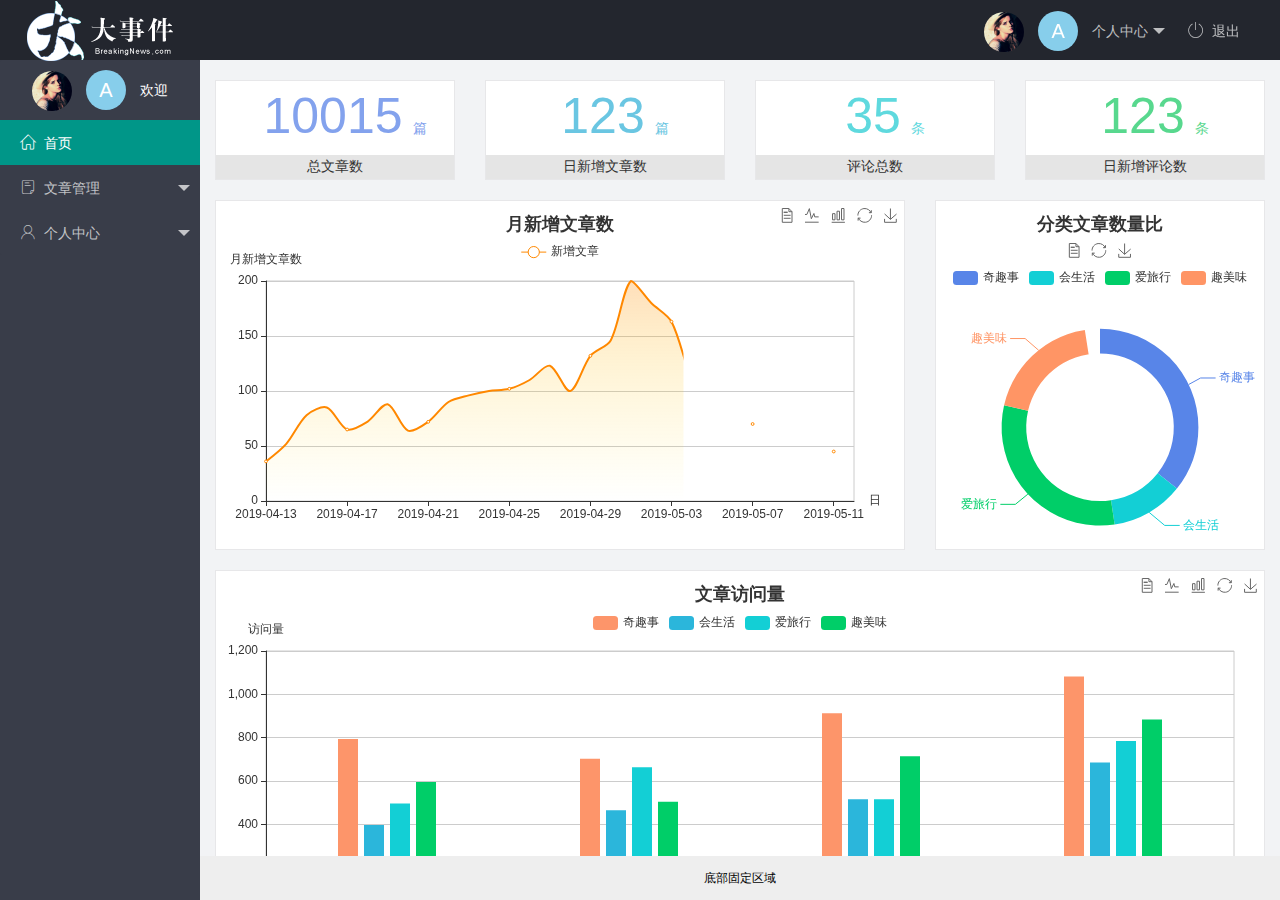
<file: index.html>
<!DOCTYPE html>
<html lang="en">
  <head>
    <meta charset="UTF-8" />
    <meta http-equiv="X-UA-Compatible" content="IE=edge" />
    <meta name="viewport" content="width=device-width, initial-scale=1.0" />
    <title>后台管理主页</title>
    <link rel="stylesheet" href="./assets/lib/layui/css/layui.css" />
    <!-- 引入字体图标库 -->
    <link rel="stylesheet" href="./assets/fonts/iconfont.css" />
    <link rel="stylesheet" href="./assets/css/index.css" />
  </head>
  <body>
    <div class="layui-layout layui-layout-admin">
      <div class="layui-header">
        <div class="layui-logo layui-hide-xs">
          <img src="./assets/images/logo.png" alt="" />
        </div>
        <!-- 头部区域（可配合layui 已有的水平导航） -->
        <ul class="layui-nav layui-layout-right">
          <li class="layui-nav-item layui-hide layui-show-md-inline-block">
            <a href="javascript:;" class="header_avatar">
              <img src="./assets/images/sample.jpg" class="layui-nav-img" />
              <span class="text_avatar">A</span>
              <span class="welcome">个人中心</span>
            </a>
            <dl class="layui-nav-child">
              <dd><a href="./user/user_info.html" target="fm">基本资料</a></dd>
              <dd>
                <a href="./user/user_avatar.html" target="fm">更换头像</a>
              </dd>
              <dd><a href="./user/user_pwd.html" target="fm">重置密码</a></dd>
            </dl>
          </li>
          <li class="layui-nav-item" lay-header-event="menuRight" lay-unselect>
            <a href="javascript:;" id="btn_Loginout">
              <span class="iconfont icon-tuichu"></span>退出
            </a>
          </li>
        </ul>
      </div>

      <div class="layui-side layui-bg-black">
        <div class="layui-side-scroll">
          <!-- 左侧导航区域（可配合layui已有的垂直导航） -->
          <ul class="layui-nav layui-nav-tree" lay-shrink="all">
            <div class="avatar_box">
              <img src="./assets/images/sample.jpg" class="layui-nav-img" />
              <span class="text_avatar">A</span>
              <span class="welcome">欢迎</span>
            </div>
            <li class="layui-nav-item layui-this">
              <a href="./home/dashboard.html" target="fm"
                ><span class="iconfont icon-home"></span>首页</a
              >
            </li>
            <li class="layui-nav-item">
              <a class="" href="javascript:;"
                ><span class="iconfont icon-16"></span>文章管理</a
              >
              <dl class="layui-nav-child">
                <dd>
                  <a href="./article/article_cate.html" target="fm"
                    ><i class="layui-icon layui-icon-app"></i> 文章类别</a
                  >
                </dd>
                <dd>
                  <a href="./article/article_list.html" target="fm"
                    ><i class="layui-icon layui-icon-app"></i>文章列表</a
                  >
                </dd>
                <dd>
                  <a href="./article/article_pub.html" target="fm"
                    ><i class="layui-icon layui-icon-app"></i>发表文章</a
                  >
                </dd>
              </dl>
            </li>
            <li class="layui-nav-item">
              <a href="javascript:;"
                ><span class="iconfont icon-user"></span>个人中心</a
              >
              <dl class="layui-nav-child">
                <dd>
                  <a href="./user/user_info.html" target="fm"
                    ><i class="layui-icon layui-icon-app"></i>基本资料</a
                  >
                </dd>
                <dd>
                  <a href="./user/user_avatar.html" target="fm"
                    ><i class="layui-icon layui-icon-app"></i>更换头像</a
                  >
                </dd>
                <dd>
                  <a href="./user/user_pwd.html" target="fm"
                    ><i class="layui-icon layui-icon-app"></i>重置密码</a
                  >
                </dd>
              </dl>
            </li>
          </ul>
        </div>
      </div>

      <div class="layui-body">
        <!-- 内容主体区域 -->
        <iframe name="fm" src="./home/dashboard.html" frameborder="0"></iframe>
      </div>

      <div class="layui-footer">
        <!-- 底部固定区域 -->
        底部固定区域
      </div>
    </div>
    <script src="./assets/lib/layui/layui.all.js"></script>
    <!-- 引入jquery -->
    <script src="./assets/lib/jquery.js"></script>
    <!-- 引入baseAPI -->
    <script src="./assets/js/baseAPI.js"></script>
    <!-- 引入index.js文件 -->
    <script src="./assets/js/index.js"></script>
  </body>
</html>
</file>
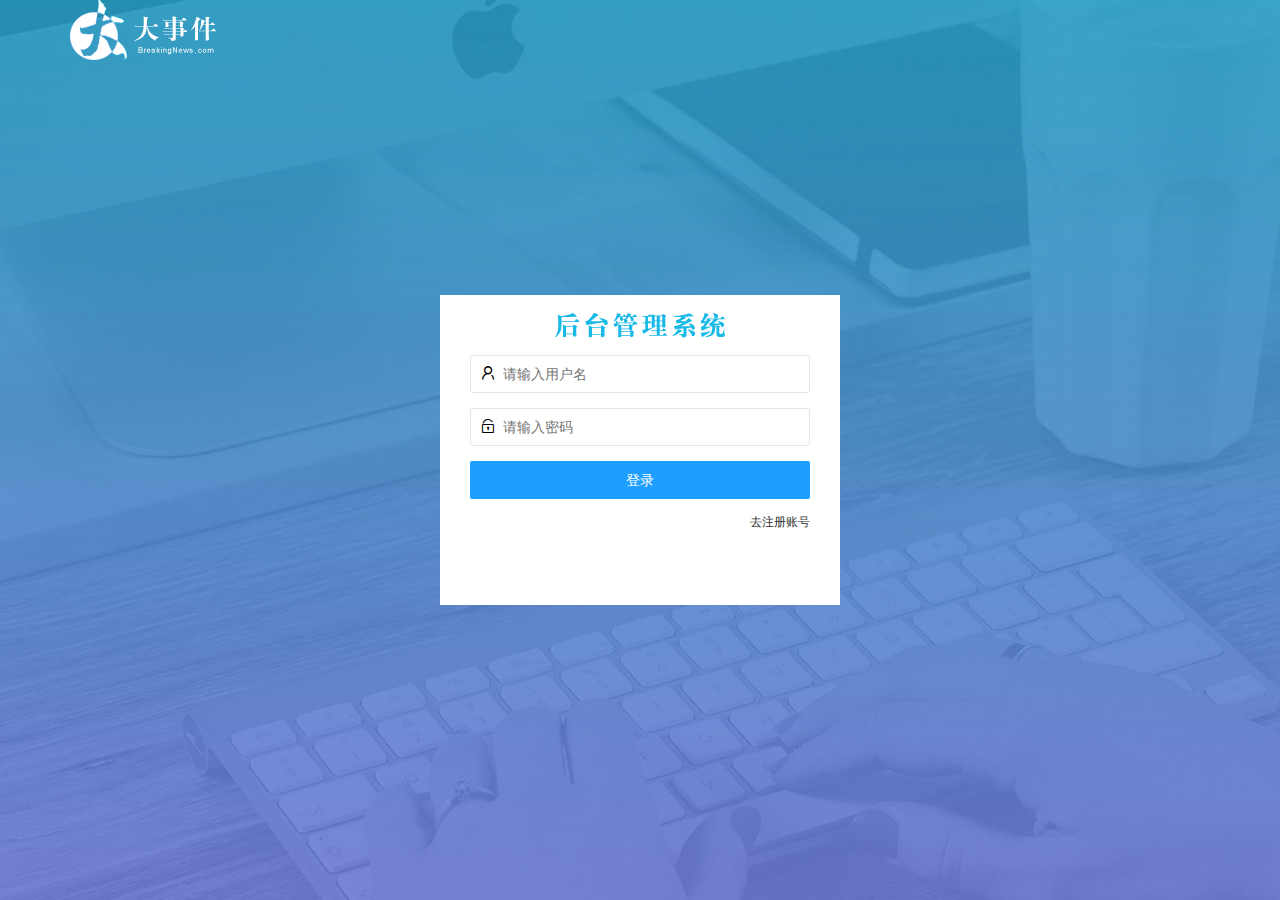
<file: login.html>
<!DOCTYPE html>
<html lang="en">
  <head>
    <meta charset="UTF-8" />
    <meta http-equiv="X-UA-Compatible" content="IE=edge" />
    <meta name="viewport" content="width=device-width, initial-scale=1.0" />
    <title>大事件-登录/注册</title>
    <link rel="stylesheet" href="./assets/lib/layui/css/layui.css" />
    <link rel="stylesheet" href="./assets/css/login.css" />
  </head>
  <body>
    <!-- 头部区域 start -->
    <div class="layui-main">
      <img src="./assets/images/logo.png" alt="" />
    </div>
    <!-- 头部区域 end -->
    <!-- 登录区域 start-->
    <div class="login">
      <div class="title"></div>
      <!-- 登录表单开始 -->
      <!-- 切换注册按钮 -->
      <div class="toggleReg">
        <form class="layui-form" id="form_reg" action="">
          <!-- 用户名 -->
          <div class="layui-form-item">
            <i class="layui-icon layui-icon-username"></i>
            <input
              type="text"
              name="username"
              autocomplete="off"
              placeholder="请输入用户名"
              class="layui-input"
              lay-verify="required"
            />
          </div>
          <!-- 密码 -->
          <div class="layui-form-item">
            <i class="layui-icon layui-icon-password"></i>
            <input
              type="password"
              name="password"
              autocomplete="off"
              placeholder="请输入密码"
              class="layui-input"
              lay-verify="required|pwd"
            />
          </div>
          <!-- 按钮 -->
          <div class="layui-form-item">
            <button
              class="layui-btn layui-btn-fluid layui-btn-normal"
              lay-submit
              lay-filter="formDemo"
            >
              登录
            </button>
          </div>
          <div class="layui-form-item links">
            <a href="javascript:;" id="toggleReg">去注册账号</a>
          </div>
        </form>
      </div>

      <!-- 登录表单结束 -->

      <!-- 注册表单开始 -->
      <div class="toggleLogin">
        <form class="layui-form" id="form_login" action="">
          <!-- 用户名 -->
          <div class="layui-form-item">
            <i class="layui-icon layui-icon-username"></i>
            <input
              type="text"
              name="username"
              lay-verify="required"
              autocomplete="off"
              placeholder="请输入用户名"
              class="layui-input"
            />
          </div>
          <!-- 密码 -->
          <div class="layui-form-item">
            <i class="layui-icon layui-icon-password"></i>
            <input
              type="password"
              name="password"
              lay-verify="required|pwd"
              autocomplete="off"
              placeholder="请输入密码"
              class="layui-input"
            />
          </div>
          <!-- 再次确认密码 -->
          <div class="layui-form-item">
            <i class="layui-icon layui-icon-password"></i>
            <input
              type="password"
              name="repassword"
              lay-verify="required|pwd|repwd"
              autocomplete="off"
              placeholder="请再次确认密码"
              class="layui-input"
            />
          </div>
          <!-- 按钮 -->
          <div class="layui-form-item">
            <button
              class="layui-btn layui-btn-fluid layui-btn-normal"
              lay-submit
              lay-filter="formDemo"
            >
              注册
            </button>
          </div>
          <div class="layui-form-item links">
            <a href="javascript:;" id="toggleLogin">去登录</a>
          </div>
        </form>
      </div>
    </div>
    <!-- 登录区域 end -->
    <!-- 导入 Layui 的JS文件 -->
    <script src="./assets/lib/layui/layui.all.js"></script>
    <!-- 导入 JQuery -->
    <script src="./assets/lib/jquery.js"></script>
    <!-- 导入baseAPI -->
    <script src="./assets/js/baseAPI.js"></script>
    <!-- 导入自己的 JavaScript 脚本 -->
    <script src="./assets/js/login.js"></script>
  </body>
</html>
</file>
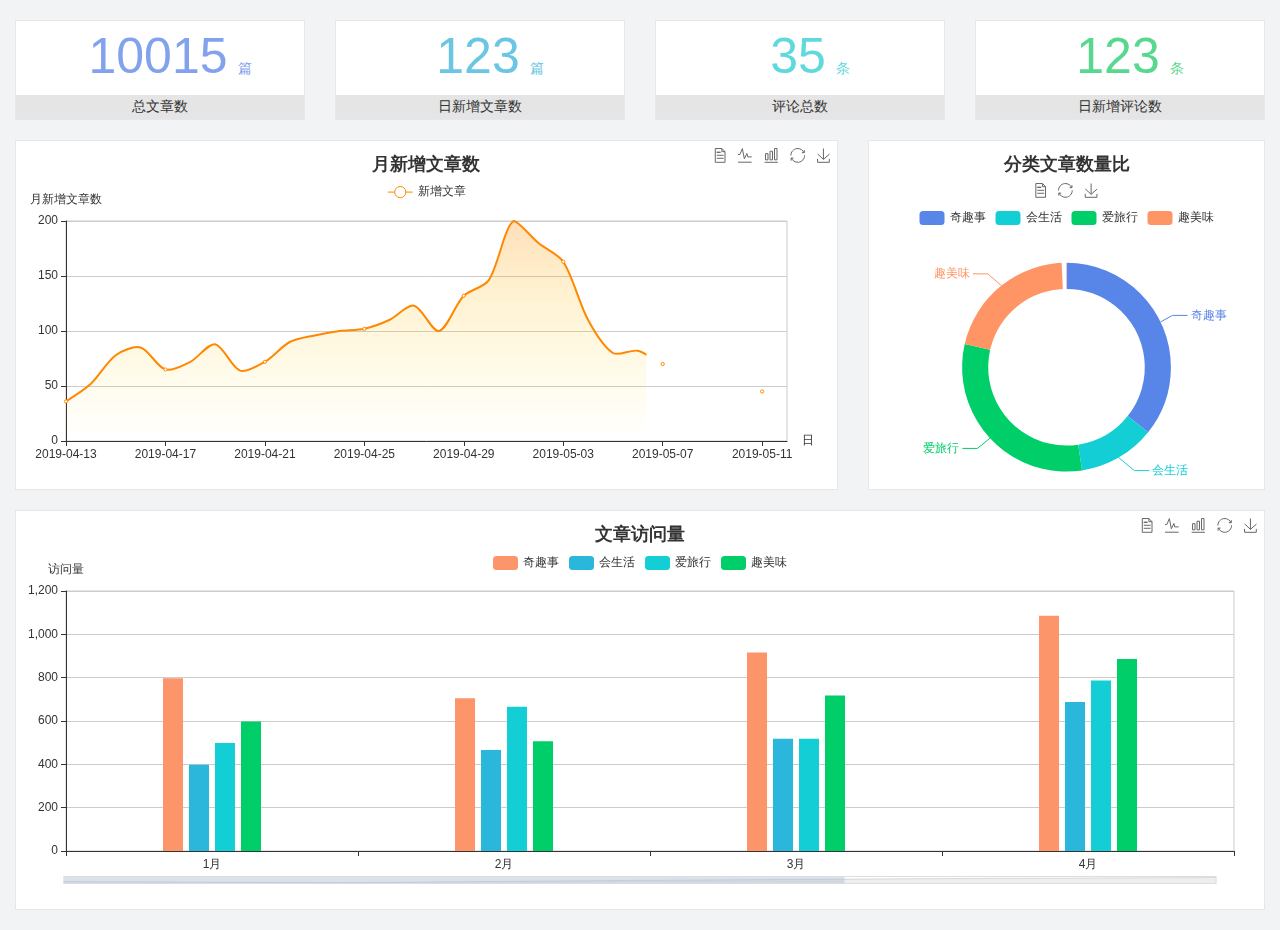
<file: home/dashboard.html>
<!DOCTYPE html>
<html lang="en">
  <head>
    <meta charset="UTF-8" />
    <meta name="viewport" content="width=device-width, initial-scale=1.0" />
    <meta http-equiv="X-UA-Compatible" content="ie=edge" />
    <title>图表统计</title>
    <link rel="stylesheet" href="../assets/lib/bootstrap.css" />
    <link rel="stylesheet" href="../assets/lib/main.css" />
    <script src="../assets/lib/jquery.js"></script>
    <script type="text/javascript" src="../assets/lib/echarts.min.js"></script>
  </head>

  <body>
    <div class="container-fluid">
      <div class="row spannel_list">
        <div class="col-sm-3 col-xs-6">
          <div class="spannel">
            <em>10015</em><span>篇</span>
            <b>总文章数</b>
          </div>
        </div>
        <div class="col-sm-3 col-xs-6">
          <div class="spannel scolor01">
            <em>123</em><span>篇</span>
            <b>日新增文章数</b>
          </div>
        </div>
        <div class="col-sm-3 col-xs-6">
          <div class="spannel scolor02">
            <em>35</em><span>条</span>
            <b>评论总数</b>
          </div>
        </div>
        <div class="col-sm-3 col-xs-6">
          <div class="spannel scolor03">
            <em>123</em><span>条</span>
            <b>日新增评论数</b>
          </div>
        </div>
      </div>
    </div>

    <div class="container-fluid">
      <div class="row curve-pie">
        <div class="col-lg-8 col-md-8">
          <div class="gragh_pannel" id="curve_show"></div>
        </div>
        <div class="col-lg-4 col-md-4">
          <div class="gragh_pannel" id="pie_show"></div>
        </div>
      </div>
    </div>

    <div class="container-fluid">
      <div class="column_pannel" id="column_show"></div>
    </div>

    <script>
      var oChart = echarts.init(document.getElementById("curve_show"));
      var aList_all = [
        { count: 36, date: "2019-04-13" },
        { count: 52, date: "2019-04-14" },
        { count: 78, date: "2019-04-15" },
        { count: 85, date: "2019-04-16" },
        { count: 65, date: "2019-04-17" },
        { count: 72, date: "2019-04-18" },
        { count: 88, date: "2019-04-19" },
        { count: 64, date: "2019-04-20" },
        { count: 72, date: "2019-04-21" },
        { count: 90, date: "2019-04-22" },
        { count: 96, date: "2019-04-23" },
        { count: 100, date: "2019-04-24" },
        { count: 102, date: "2019-04-25" },
        { count: 110, date: "2019-04-26" },
        { count: 123, date: "2019-04-27" },
        { count: 100, date: "2019-04-28" },
        { count: 132, date: "2019-04-29" },
        { count: 146, date: "2019-04-30" },
        { count: 200, date: "2019-05-01" },
        { count: 180, date: "2019-05-02" },
        { count: 163, date: "2019-05-03" },
        { count: 110, date: "2019-05-04" },
        { count: 80, date: "2019-05-05" },
        { count: 82, date: "2019-05-06" },
        { count: 70, date: "2019-05-07" },
        { count: 65, date: "2019-05-08" },
        { count: 54, date: "2019-05-09" },
        { count: 40, date: "2019-05-10" },
        { count: 45, date: "2019-05-11" },
        { count: 38, date: "2019-05-12" },
      ];

      let aCount = [];
      let aDate = [];

      for (var i = 0; i < aList_all.length; i++) {
        aCount.push(aList_all[i].count);
        aDate.push(aList_all[i].date);
      }

      var chartopt = {
        title: {
          text: "月新增文章数",
          left: "center",
          top: "10",
        },
        tooltip: {
          trigger: "axis",
        },
        legend: {
          data: ["新增文章"],
          top: "40",
        },
        toolbox: {
          show: true,
          feature: {
            mark: { show: true },
            dataView: { show: true, readOnly: false },
            magicType: { show: true, type: ["line", "bar"] },
            restore: { show: true },
            saveAsImage: { show: true },
          },
        },
        calculable: true,
        xAxis: [
          {
            name: "日",
            type: "category",
            boundaryGap: false,
            data: aDate,
          },
        ],
        yAxis: [
          {
            name: "月新增文章数",
            type: "value",
          },
        ],
        series: [
          {
            name: "新增文章",
            type: "line",
            smooth: true,
            itemStyle: {
              normal: { areaStyle: { type: "default" }, color: "#f80" },
              lineStyle: { color: "#f80" },
            },
            data: aCount,
          },
        ],
        areaStyle: {
          normal: {
            color: new echarts.graphic.LinearGradient(0, 0, 0, 1, [
              {
                offset: 0,
                color: "rgba(255,136,0,0.39)",
              },
              {
                offset: 0.34,
                color: "rgba(255,180,0,0.25)",
              },
              {
                offset: 1,
                color: "rgba(255,222,0,0.00)",
              },
            ]),
          },
        },
        grid: {
          show: true,
          x: 50,
          x2: 50,
          y: 80,
          height: 220,
        },
      };

      oChart.setOption(chartopt);

      var oPie = echarts.init(document.getElementById("pie_show"));
      var oPieopt = {
        title: {
          top: 10,
          text: "分类文章数量比",
          x: "center",
        },
        tooltip: {
          trigger: "item",
          formatter: "{a} <br/>{b} : {c} ({d}%)",
        },
        color: ["#5885e8", "#13cfd5", "#00ce68", "#ff9565"],
        legend: {
          x: "center",
          top: 65,
          data: ["奇趣事", "会生活", "爱旅行", "趣美味"],
        },
        toolbox: {
          show: true,
          x: "center",
          top: 35,
          feature: {
            mark: { show: true },
            dataView: { show: true, readOnly: false },
            magicType: {
              show: true,
              type: ["pie", "funnel"],
              option: {
                funnel: {
                  x: "25%",
                  width: "50%",
                  funnelAlign: "left",
                  max: 1548,
                },
              },
            },
            restore: { show: true },
            saveAsImage: { show: true },
          },
        },
        calculable: true,
        series: [
          {
            name: "访问来源",
            type: "pie",
            radius: ["45%", "60%"],
            center: ["50%", "65%"],
            data: [
              { value: 300, name: "奇趣事" },
              { value: 100, name: "会生活" },
              { value: 260, name: "爱旅行" },
              { value: 180, name: "趣美味" },
            ],
          },
        ],
      };
      oPie.setOption(oPieopt);

      var oColumn = this.echarts.init(document.getElementById("column_show"));
      var oColumnopt = {
        title: {
          text: "文章访问量",
          left: "center",
          top: "10",
        },
        tooltip: {
          trigger: "axis",
        },
        legend: {
          data: ["奇趣事", "会生活", "爱旅行", "趣美味"],
          top: "40",
        },
        toolbox: {
          show: true,
          feature: {
            mark: { show: true },
            dataView: { show: true, readOnly: false },
            magicType: { show: true, type: ["line", "bar"] },
            restore: { show: true },
            saveAsImage: { show: true },
          },
        },
        calculable: true,
        xAxis: [
          {
            type: "category",
            data: ["1月", "2月", "3月", "4月", "5月"],
          },
        ],
        yAxis: [
          {
            name: "访问量",
            type: "value",
          },
        ],
        series: [
          {
            name: "奇趣事",
            type: "bar",
            barWidth: 20,
            itemStyle: {
              normal: { areaStyle: { type: "default" }, color: "#fd956a" },
            },
            data: [800, 708, 920, 1090, 1200],
          },
          {
            name: "会生活",
            type: "bar",
            barWidth: 20,
            itemStyle: {
              normal: { areaStyle: { type: "default" }, color: "#2bb6db" },
            },
            data: [400, 468, 520, 690, 800],
          },
          {
            name: "爱旅行",
            type: "bar",
            barWidth: 20,
            itemStyle: {
              normal: { areaStyle: { type: "default" }, color: "#13cfd5" },
            },
            data: [500, 668, 520, 790, 900],
          },
          {
            name: "趣美味",
            type: "bar",
            barWidth: 20,
            itemStyle: {
              normal: { areaStyle: { type: "default" }, color: "#00ce68" },
            },
            data: [600, 508, 720, 890, 1000],
          },
        ],
        grid: {
          show: true,
          x: 50,
          x2: 30,
          y: 80,
          height: 260,
        },
        dataZoom: [
          //给x轴设置滚动条
          {
            start: 0, //默认为0
            end: 100 - 1000 / 31, //默认为100
            type: "slider",
            show: true,
            xAxisIndex: [0],
            handleSize: 0, //滑动条的 左右2个滑动条的大小
            height: 8, //组件高度
            left: 45, //左边的距离
            right: 50, //右边的距离
            bottom: 26, //右边的距离
            handleColor: "#ddd", //h滑动图标的颜色
            handleStyle: {
              borderColor: "#cacaca",
              borderWidth: "1",
              shadowBlur: 2,
              background: "#ddd",
              shadowColor: "#ddd",
            },
          },
        ],
      };
      oColumn.setOption(oColumnopt);
    </script>
  </body>
</html>
</file>
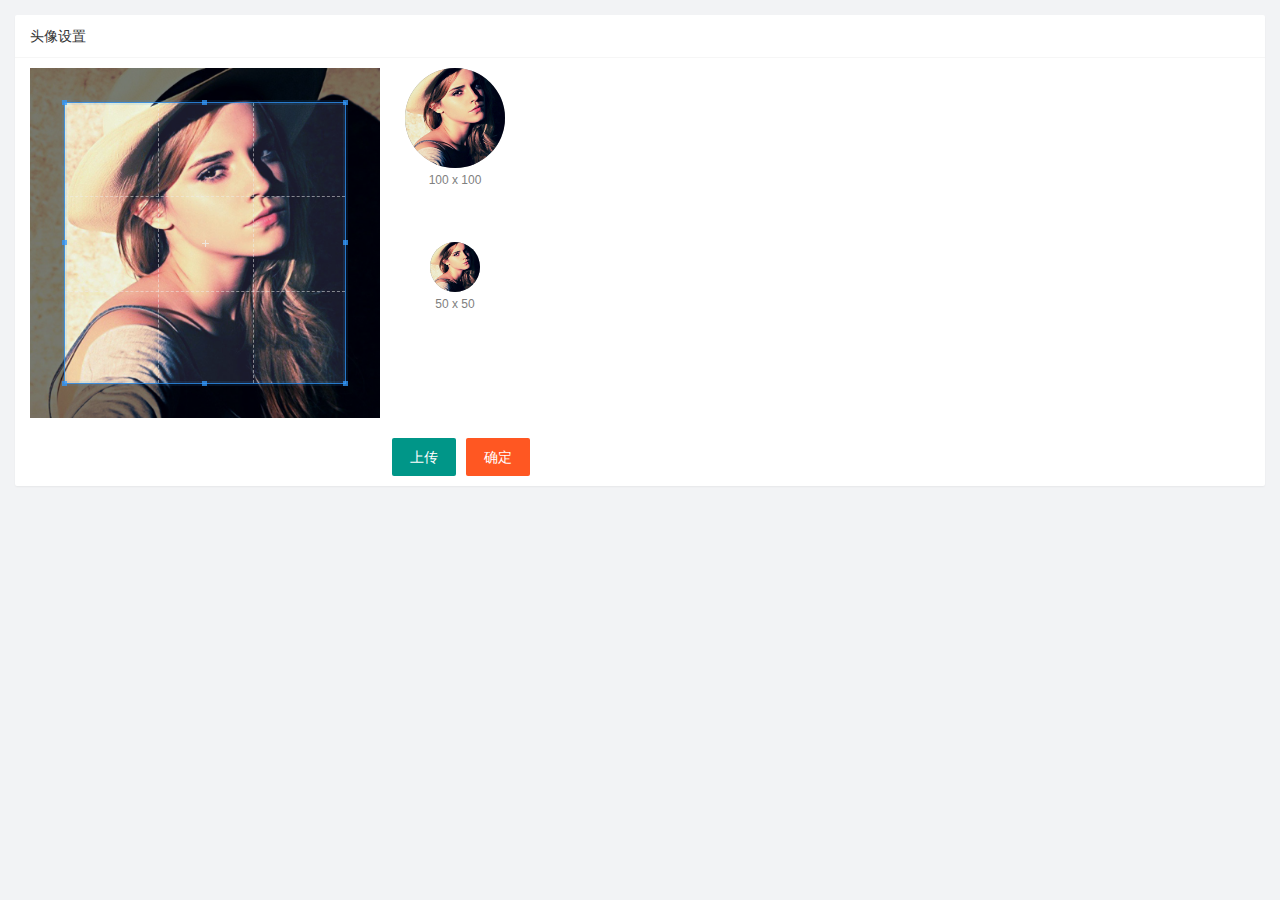
<file: user/user_avatar.html>
<!DOCTYPE html>
<html lang="en">
  <head>
    <meta charset="UTF-8" />
    <meta http-equiv="X-UA-Compatible" content="IE=edge" />
    <meta name="viewport" content="width=device-width, initial-scale=1.0" />
    <title>Document</title>
    <link rel="stylesheet" href="../assets/lib/layui/css/layui.css" />
    <!-- 导入cropper -->
    <link rel="stylesheet" href="../assets/lib/cropper/cropper.css" />
    <link rel="stylesheet" href="../assets/css/user/user_avatar.css" />
  </head>
  <body>
    <!-- 面板 -->
    <div class="layui-card">
      <div class="layui-card-header">头像设置</div>
      <div class="layui-card-body">
        <!-- 第一行的图片裁剪和预览区域 -->
        <div class="row1">
          <!-- 图片裁剪区域 -->
          <div class="cropper-box">
            <!-- 这个 img 标签很重要，将来会把它初始化为裁剪区域 -->
            <img id="image" src="../assets/images/sample.jpg" />
          </div>
          <!-- 图片的预览区域 -->
          <div class="preview-box">
            <div>
              <!-- 宽高为 100px 的预览区域 -->
              <div class="img-preview w100"></div>
              <p class="size">100 x 100</p>
            </div>
            <div>
              <!-- 宽高为 50px 的预览区域 -->
              <div class="img-preview w50"></div>
              <p class="size">50 x 50</p>
            </div>
          </div>
        </div>

        <!-- 第二行的按钮区域 -->
        <div class="row2">
          <input type="file" id="files" accept="image/png , image/jpeg" />
          <button type="button" class="layui-btn" id="chooseImage">上传</button>
          <button
            type="button"
            class="layui-btn layui-btn-danger"
            id="confirmBtn"
          >
            确定
          </button>
        </div>
      </div>
    </div>
    <!-- 导入layui -->
    <script src="../assets/lib/layui/layui.all.js"></script>
    <!-- 导入jQuery -->
    <script src="../assets/lib/jquery.js"></script>
    <!-- 导入cropper -->
    <script src="../assets/lib/cropper/Cropper.js"></script>
    <script src="../assets/lib/cropper/jquery-cropper.js"></script>
    <!-- 导入APIbase -->
    <script src="../assets/js/baseAPI.js"></script>
    <!-- 导入自己的js -->
    <script src="../assets/js/user/user_avatar.js"></script>
  </body>
</html>
</file>
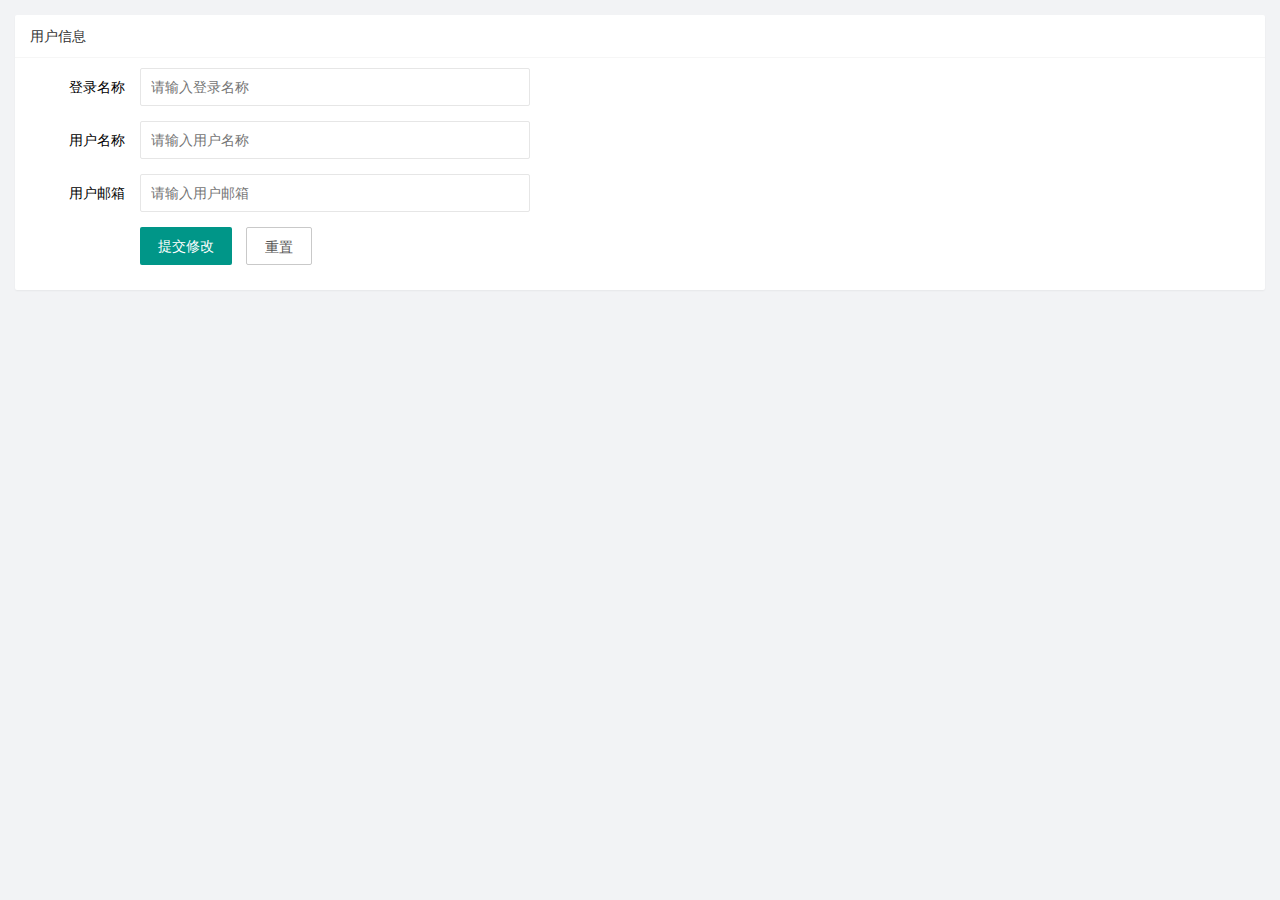
<file: user/user_info.html>
<!DOCTYPE html>
<html lang="en">
  <head>
    <meta charset="UTF-8" />
    <meta http-equiv="X-UA-Compatible" content="IE=edge" />
    <meta name="viewport" content="width=device-width, initial-scale=1.0" />
    <title>用户信息</title>
    <!-- 引入layui css -->
    <link rel="stylesheet" href="../assets/lib/layui/css/layui.css" />
    <link rel="stylesheet" href="../assets/css/user/user_info.css" />
  </head>
  <body>
    <div class="layui-card">
      <div class="layui-card-header">用户信息</div>
      <div class="layui-card-body">
        <!-- 表单区域 -->
        <form class="layui-form" lay-filter="formUserInfo">
          <input type="hidden" name="id" />
          <div class="layui-form-item">
            <label class="layui-form-label">登录名称</label>
            <div class="layui-input-block">
              <input
                type="text"
                name="username"
                required
                lay-verify="required"
                placeholder="请输入登录名称"
                autocomplete="off"
                class="layui-input"
                readonly
              />
            </div>
          </div>
          <div class="layui-form-item">
            <label class="layui-form-label">用户名称</label>
            <div class="layui-input-block">
              <input
                type="text"
                name="nickname"
                required
                lay-verify="required|nickname"
                placeholder="请输入用户名称"
                autocomplete="off"
                class="layui-input"
              />
            </div>
          </div>
          <div class="layui-form-item">
            <label class="layui-form-label">用户邮箱</label>
            <div class="layui-input-block">
              <input
                type="text"
                name="email"
                required
                lay-verify="required|email"
                placeholder="请输入用户邮箱"
                autocomplete="off"
                class="layui-input"
              />
            </div>
          </div>
          <div class="layui-form-item">
            <div class="layui-input-block">
              <button class="layui-btn" lay-submit lay-filter="formDemo">
                提交修改
              </button>
              <button
                type="reset"
                class="layui-btn layui-btn-primary"
                id="resetBtn"
              >
                重置
              </button>
            </div>
          </div>
        </form>
      </div>
    </div>
    <!-- 导入layui js -->
    <script src="../assets/lib/layui/layui.all.js"></script>
    <!-- 导入jQuery -->
    <script src="../assets/lib/jquery.js"></script>
    <!-- 导入baseAPI -->
    <script src="../assets/js/baseAPI.js"></script>
    <!-- 导入User_info.js -->
    <script src="../assets/js/user/user_info.js"></script>
  </body>
</html>
</file>
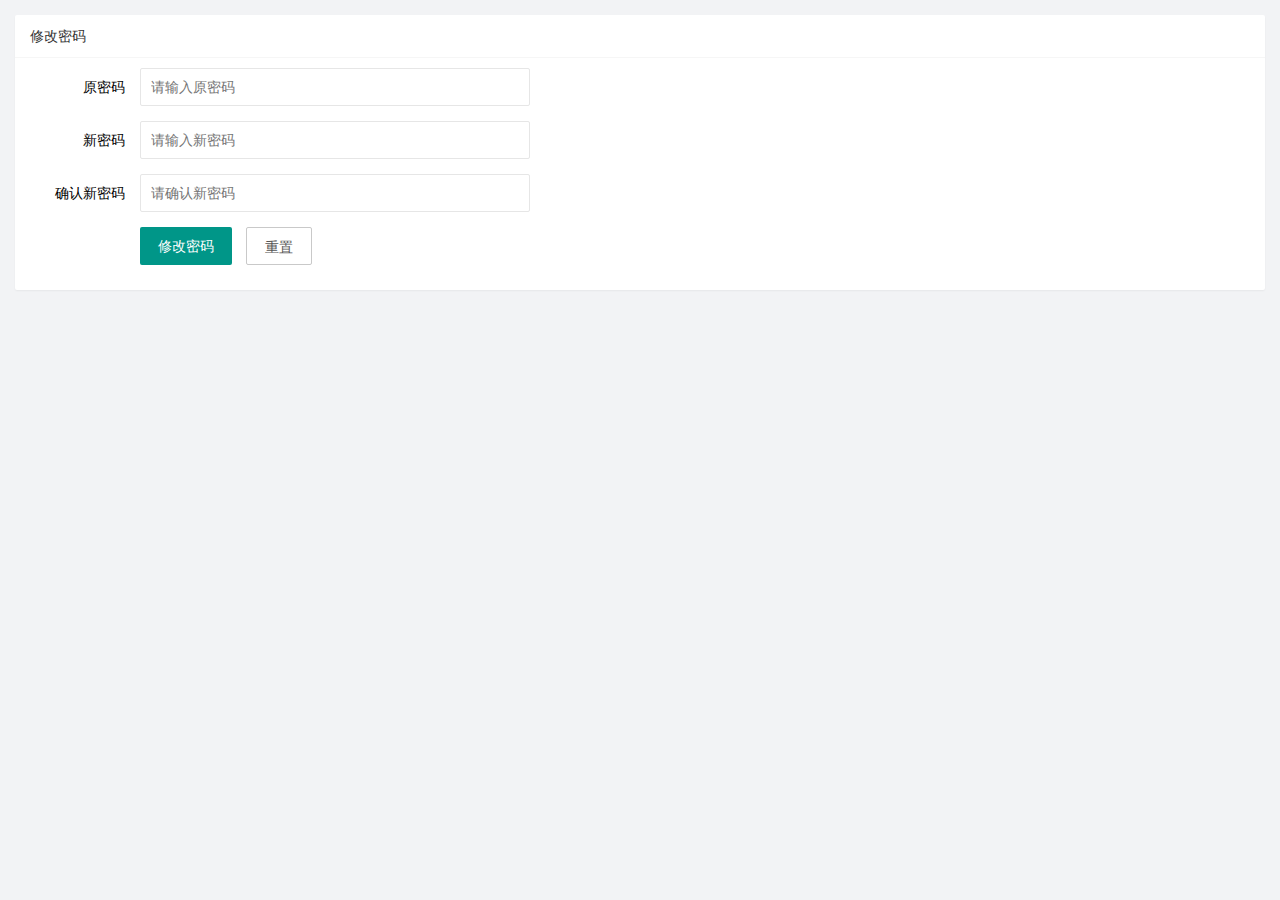
<file: user/user_pwd.html>
<!DOCTYPE html>
<html lang="en">
  <head>
    <meta charset="UTF-8" />
    <meta http-equiv="X-UA-Compatible" content="IE=edge" />
    <meta name="viewport" content="width=device-width, initial-scale=1.0" />
    <title>Document</title>
    <!-- 导入layui -->
    <link rel="stylesheet" href="../assets/lib/layui/css/layui.css" />
    <!-- 导入 user_pwd -->
    <link rel="stylesheet" href="../assets/css/user/user_pwd.css" />
  </head>
  <body>
    <div class="layui-card">
      <div class="layui-card-header">修改密码</div>
      <div class="layui-card-body">
        <form class="layui-form" action="">
          <div class="layui-form-item">
            <label class="layui-form-label">原密码</label>
            <div class="layui-input-block">
              <input
                type="password"
                name="oldPwd"
                required
                lay-verify="required|pwdlength"
                placeholder="请输入原密码"
                autocomplete="off"
                class="layui-input"
              />
            </div>
          </div>
          <div class="layui-form-item">
            <label class="layui-form-label">新密码</label>
            <div class="layui-input-block">
              <input
                type="password"
                name="newPwd"
                required
                lay-verify="required|pwdlength|pwdcompare"
                placeholder="请输入新密码"
                autocomplete="off"
                class="layui-input"
              />
            </div>
          </div>
          <div class="layui-form-item">
            <label class="layui-form-label">确认新密码</label>
            <div class="layui-input-block">
              <input
                type="password"
                name="title"
                required
                lay-verify="required|pwdlength|repwd"
                placeholder="请确认新密码"
                autocomplete="off"
                class="layui-input"
              />
            </div>
          </div>
          <div class="layui-form-item">
            <div class="layui-input-block">
              <button class="layui-btn" lay-submit lay-filter="formDemo">
                修改密码
              </button>
              <button type="reset" class="layui-btn layui-btn-primary">
                重置
              </button>
            </div>
          </div>
        </form>
      </div>
    </div>
    <!-- 导入layui -->
    <script src="../assets/lib/layui/layui.all.js"></script>
    <!-- 导入jQuery -->
    <script src="../assets/lib/jquery.js"></script>
    <!-- 导入API -->
    <script src="../assets/js/baseAPI.js"></script>
    <!-- 导入user_pwd.js -->
    <script src="../assets/js/user/user_pwd.js"></script>
  </body>
</html>
</file>
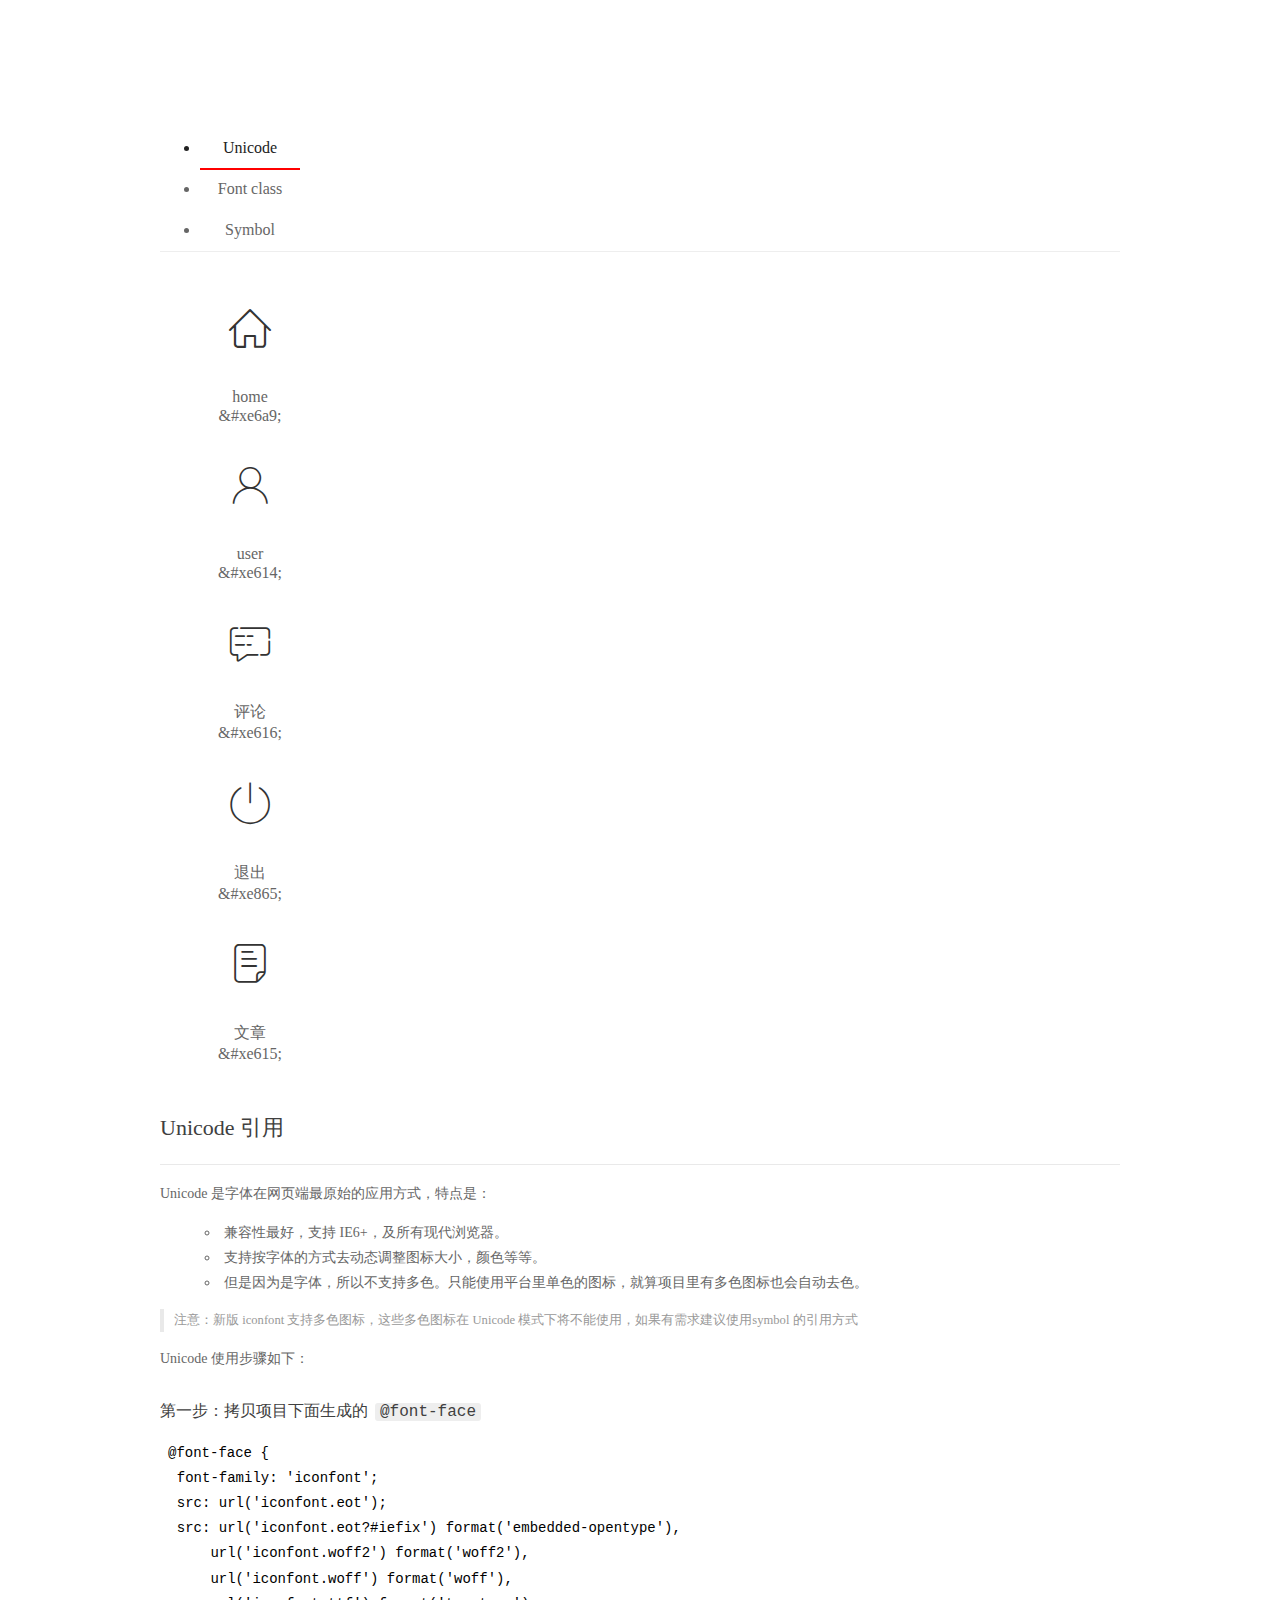
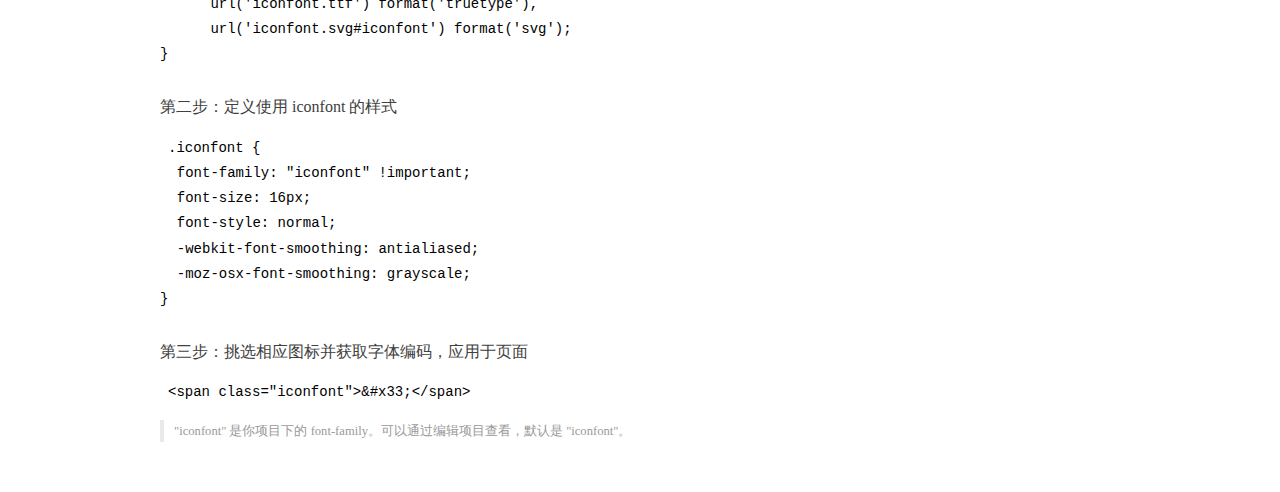
<file: assets/fonts/demo_index.html>
<!DOCTYPE html>
<html>
<head>
  <meta charset="utf-8"/>
  <title>IconFont Demo</title>
  <link rel="shortcut icon" href="https://gtms04.alicdn.com/tps/i4/TB1_oz6GVXXXXaFXpXXJDFnIXXX-64-64.ico" type="image/x-icon"/>
  <link rel="stylesheet" href="https://g.alicdn.com/thx/cube/1.3.2/cube.min.css">
  <link rel="stylesheet" href="demo.css">
  <link rel="stylesheet" href="iconfont.css">
  <script src="iconfont.js"></script>
  <!-- jQuery -->
  <script src="https://a1.alicdn.com/oss/uploads/2018/12/26/7bfddb60-08e8-11e9-9b04-53e73bb6408b.js"></script>
  <!-- 代码高亮 -->
  <script src="https://a1.alicdn.com/oss/uploads/2018/12/26/a3f714d0-08e6-11e9-8a15-ebf944d7534c.js"></script>
</head>
<body>
  <div class="main">
    <h1 class="logo"><a href="https://www.iconfont.cn/" title="iconfont 首页" target="_blank">&#xe86b;</a></h1>
    <div class="nav-tabs">
      <ul id="tabs" class="dib-box">
        <li class="dib active"><span>Unicode</span></li>
        <li class="dib"><span>Font class</span></li>
        <li class="dib"><span>Symbol</span></li>
      </ul>
      
    </div>
    <div class="tab-container">
      <div class="content unicode" style="display: block;">
          <ul class="icon_lists dib-box">
          
            <li class="dib">
              <span class="icon iconfont">&#xe6a9;</span>
                <div class="name">home</div>
                <div class="code-name">&amp;#xe6a9;</div>
              </li>
          
            <li class="dib">
              <span class="icon iconfont">&#xe614;</span>
                <div class="name">user</div>
                <div class="code-name">&amp;#xe614;</div>
              </li>
          
            <li class="dib">
              <span class="icon iconfont">&#xe616;</span>
                <div class="name">评论</div>
                <div class="code-name">&amp;#xe616;</div>
              </li>
          
            <li class="dib">
              <span class="icon iconfont">&#xe865;</span>
                <div class="name">退出</div>
                <div class="code-name">&amp;#xe865;</div>
              </li>
          
            <li class="dib">
              <span class="icon iconfont">&#xe615;</span>
                <div class="name">文章</div>
                <div class="code-name">&amp;#xe615;</div>
              </li>
          
          </ul>
          <div class="article markdown">
          <h2 id="unicode-">Unicode 引用</h2>
          <hr>

          <p>Unicode 是字体在网页端最原始的应用方式，特点是：</p>
          <ul>
            <li>兼容性最好，支持 IE6+，及所有现代浏览器。</li>
            <li>支持按字体的方式去动态调整图标大小，颜色等等。</li>
            <li>但是因为是字体，所以不支持多色。只能使用平台里单色的图标，就算项目里有多色图标也会自动去色。</li>
          </ul>
          <blockquote>
            <p>注意：新版 iconfont 支持多色图标，这些多色图标在 Unicode 模式下将不能使用，如果有需求建议使用symbol 的引用方式</p>
          </blockquote>
          <p>Unicode 使用步骤如下：</p>
          <h3 id="-font-face">第一步：拷贝项目下面生成的 <code>@font-face</code></h3>
<pre><code class="language-css"
>@font-face {
  font-family: 'iconfont';
  src: url('iconfont.eot');
  src: url('iconfont.eot?#iefix') format('embedded-opentype'),
      url('iconfont.woff2') format('woff2'),
      url('iconfont.woff') format('woff'),
      url('iconfont.ttf') format('truetype'),
      url('iconfont.svg#iconfont') format('svg');
}
</code></pre>
          <h3 id="-iconfont-">第二步：定义使用 iconfont 的样式</h3>
<pre><code class="language-css"
>.iconfont {
  font-family: "iconfont" !important;
  font-size: 16px;
  font-style: normal;
  -webkit-font-smoothing: antialiased;
  -moz-osx-font-smoothing: grayscale;
}
</code></pre>
          <h3 id="-">第三步：挑选相应图标并获取字体编码，应用于页面</h3>
<pre>
<code class="language-html"
>&lt;span class="iconfont"&gt;&amp;#x33;&lt;/span&gt;
</code></pre>
          <blockquote>
            <p>"iconfont" 是你项目下的 font-family。可以通过编辑项目查看，默认是 "iconfont"。</p>
          </blockquote>
          </div>
      </div>
      <div class="content font-class">
        <ul class="icon_lists dib-box">
          
          <li class="dib">
            <span class="icon iconfont icon-home"></span>
            <div class="name">
              home
            </div>
            <div class="code-name">.icon-home
            </div>
          </li>
          
          <li class="dib">
            <span class="icon iconfont icon-user"></span>
            <div class="name">
              user
            </div>
            <div class="code-name">.icon-user
            </div>
          </li>
          
          <li class="dib">
            <span class="icon iconfont icon-pinglun"></span>
            <div class="name">
              评论
            </div>
            <div class="code-name">.icon-pinglun
            </div>
          </li>
          
          <li class="dib">
            <span class="icon iconfont icon-tuichu"></span>
            <div class="name">
              退出
            </div>
            <div class="code-name">.icon-tuichu
            </div>
          </li>
          
          <li class="dib">
            <span class="icon iconfont icon-16"></span>
            <div class="name">
              文章
            </div>
            <div class="code-name">.icon-16
            </div>
          </li>
          
        </ul>
        <div class="article markdown">
        <h2 id="font-class-">font-class 引用</h2>
        <hr>

        <p>font-class 是 Unicode 使用方式的一种变种，主要是解决 Unicode 书写不直观，语意不明确的问题。</p>
        <p>与 Unicode 使用方式相比，具有如下特点：</p>
        <ul>
          <li>兼容性良好，支持 IE8+，及所有现代浏览器。</li>
          <li>相比于 Unicode 语意明确，书写更直观。可以很容易分辨这个 icon 是什么。</li>
          <li>因为使用 class 来定义图标，所以当要替换图标时，只需要修改 class 里面的 Unicode 引用。</li>
          <li>不过因为本质上还是使用的字体，所以多色图标还是不支持的。</li>
        </ul>
        <p>使用步骤如下：</p>
        <h3 id="-fontclass-">第一步：引入项目下面生成的 fontclass 代码：</h3>
<pre><code class="language-html">&lt;link rel="stylesheet" href="./iconfont.css"&gt;
</code></pre>
        <h3 id="-">第二步：挑选相应图标并获取类名，应用于页面：</h3>
<pre><code class="language-html">&lt;span class="iconfont icon-xxx"&gt;&lt;/span&gt;
</code></pre>
        <blockquote>
          <p>"
            iconfont" 是你项目下的 font-family。可以通过编辑项目查看，默认是 "iconfont"。</p>
        </blockquote>
      </div>
      </div>
      <div class="content symbol">
          <ul class="icon_lists dib-box">
          
            <li class="dib">
                <svg class="icon svg-icon" aria-hidden="true">
                  <use xlink:href="#icon-home"></use>
                </svg>
                <div class="name">home</div>
                <div class="code-name">#icon-home</div>
            </li>
          
            <li class="dib">
                <svg class="icon svg-icon" aria-hidden="true">
                  <use xlink:href="#icon-user"></use>
                </svg>
                <div class="name">user</div>
                <div class="code-name">#icon-user</div>
            </li>
          
            <li class="dib">
                <svg class="icon svg-icon" aria-hidden="true">
                  <use xlink:href="#icon-pinglun"></use>
                </svg>
                <div class="name">评论</div>
                <div class="code-name">#icon-pinglun</div>
            </li>
          
            <li class="dib">
                <svg class="icon svg-icon" aria-hidden="true">
                  <use xlink:href="#icon-tuichu"></use>
                </svg>
                <div class="name">退出</div>
                <div class="code-name">#icon-tuichu</div>
            </li>
          
            <li class="dib">
                <svg class="icon svg-icon" aria-hidden="true">
                  <use xlink:href="#icon-16"></use>
                </svg>
                <div class="name">文章</div>
                <div class="code-name">#icon-16</div>
            </li>
          
          </ul>
          <div class="article markdown">
          <h2 id="symbol-">Symbol 引用</h2>
          <hr>

          <p>这是一种全新的使用方式，应该说这才是未来的主流，也是平台目前推荐的用法。相关介绍可以参考这篇<a href="">文章</a>
            这种用法其实是做了一个 SVG 的集合，与另外两种相比具有如下特点：</p>
          <ul>
            <li>支持多色图标了，不再受单色限制。</li>
            <li>通过一些技巧，支持像字体那样，通过 <code>font-size</code>, <code>color</code> 来调整样式。</li>
            <li>兼容性较差，支持 IE9+，及现代浏览器。</li>
            <li>浏览器渲染 SVG 的性能一般，还不如 png。</li>
          </ul>
          <p>使用步骤如下：</p>
          <h3 id="-symbol-">第一步：引入项目下面生成的 symbol 代码：</h3>
<pre><code class="language-html">&lt;script src="./iconfont.js"&gt;&lt;/script&gt;
</code></pre>
          <h3 id="-css-">第二步：加入通用 CSS 代码（引入一次就行）：</h3>
<pre><code class="language-html">&lt;style&gt;
.icon {
  width: 1em;
  height: 1em;
  vertical-align: -0.15em;
  fill: currentColor;
  overflow: hidden;
}
&lt;/style&gt;
</code></pre>
          <h3 id="-">第三步：挑选相应图标并获取类名，应用于页面：</h3>
<pre><code class="language-html">&lt;svg class="icon" aria-hidden="true"&gt;
  &lt;use xlink:href="#icon-xxx"&gt;&lt;/use&gt;
&lt;/svg&gt;
</code></pre>
          </div>
      </div>

    </div>
  </div>
  <script>
  $(document).ready(function () {
      $('.tab-container .content:first').show()

      $('#tabs li').click(function (e) {
        var tabContent = $('.tab-container .content')
        var index = $(this).index()

        if ($(this).hasClass('active')) {
          return
        } else {
          $('#tabs li').removeClass('active')
          $(this).addClass('active')

          tabContent.hide().eq(index).fadeIn()
        }
      })
    })
  </script>
</body>
</html>
</file>
<file: assets/lib/layui/css/layui.css>
/** layui-v2.5.5 MIT License By https://www.layui.com */
 .layui-inline,img{display:inline-block;vertical-align:middle}h1,h2,h3,h4,h5,h6{font-weight:400}.layui-edge,.layui-header,.layui-inline,.layui-main{position:relative}.layui-body,.layui-edge,.layui-elip{overflow:hidden}.layui-btn,.layui-edge,.layui-inline,img{vertical-align:middle}.layui-btn,.layui-disabled,.layui-icon,.layui-unselect{-moz-user-select:none;-webkit-user-select:none;-ms-user-select:none}.layui-elip,.layui-form-checkbox span,.layui-form-pane .layui-form-label{text-overflow:ellipsis;white-space:nowrap}.layui-breadcrumb,.layui-tree-btnGroup{visibility:hidden}blockquote,body,button,dd,div,dl,dt,form,h1,h2,h3,h4,h5,h6,input,li,ol,p,pre,td,textarea,th,ul{margin:0;padding:0;-webkit-tap-highlight-color:rgba(0,0,0,0)}a:active,a:hover{outline:0}img{border:none}li{list-style:none}table{border-collapse:collapse;border-spacing:0}h4,h5,h6{font-size:100%}button,input,optgroup,option,select,textarea{font-family:inherit;font-size:inherit;font-style:inherit;font-weight:inherit;outline:0}pre{white-space:pre-wrap;white-space:-moz-pre-wrap;white-space:-pre-wrap;white-space:-o-pre-wrap;word-wrap:break-word}body{line-height:24px;font:14px Helvetica Neue,Helvetica,PingFang SC,Tahoma,Arial,sans-serif}hr{height:1px;margin:10px 0;border:0;clear:both}a{color:#333;text-decoration:none}a:hover{color:#777}a cite{font-style:normal;*cursor:pointer}.layui-border-box,.layui-border-box *{box-sizing:border-box}.layui-box,.layui-box *{box-sizing:content-box}.layui-clear{clear:both;*zoom:1}.layui-clear:after{content:'\20';clear:both;*zoom:1;display:block;height:0}.layui-inline{*display:inline;*zoom:1}.layui-edge{display:inline-block;width:0;height:0;border-width:6px;border-style:dashed;border-color:transparent}.layui-edge-top{top:-4px;border-bottom-color:#999;border-bottom-style:solid}.layui-edge-right{border-left-color:#999;border-left-style:solid}.layui-edge-bottom{top:2px;border-top-color:#999;border-top-style:solid}.layui-edge-left{border-right-color:#999;border-right-style:solid}.layui-disabled,.layui-disabled:hover{color:#d2d2d2!important;cursor:not-allowed!important}.layui-circle{border-radius:100%}.layui-show{display:block!important}.layui-hide{display:none!important}@font-face{font-family:layui-icon;src:url(../font/iconfont.eot?v=250);src:url(../font/iconfont.eot?v=250#iefix) format('embedded-opentype'),url(../font/iconfont.woff2?v=250) format('woff2'),url(../font/iconfont.woff?v=250) format('woff'),url(../font/iconfont.ttf?v=250) format('truetype'),url(../font/iconfont.svg?v=250#layui-icon) format('svg')}.layui-icon{font-family:layui-icon!important;font-size:16px;font-style:normal;-webkit-font-smoothing:antialiased;-moz-osx-font-smoothing:grayscale}.layui-icon-reply-fill:before{content:"\e611"}.layui-icon-set-fill:before{content:"\e614"}.layui-icon-menu-fill:before{content:"\e60f"}.layui-icon-search:before{content:"\e615"}.layui-icon-share:before{content:"\e641"}.layui-icon-set-sm:before{content:"\e620"}.layui-icon-engine:before{content:"\e628"}.layui-icon-close:before{content:"\1006"}.layui-icon-close-fill:before{content:"\1007"}.layui-icon-chart-screen:before{content:"\e629"}.layui-icon-star:before{content:"\e600"}.layui-icon-circle-dot:before{content:"\e617"}.layui-icon-chat:before{content:"\e606"}.layui-icon-release:before{content:"\e609"}.layui-icon-list:before{content:"\e60a"}.layui-icon-chart:before{content:"\e62c"}.layui-icon-ok-circle:before{content:"\1005"}.layui-icon-layim-theme:before{content:"\e61b"}.layui-icon-table:before{content:"\e62d"}.layui-icon-right:before{content:"\e602"}.layui-icon-left:before{content:"\e603"}.layui-icon-cart-simple:before{content:"\e698"}.layui-icon-face-cry:before{content:"\e69c"}.layui-icon-face-smile:before{content:"\e6af"}.layui-icon-survey:before{content:"\e6b2"}.layui-icon-tree:before{content:"\e62e"}.layui-icon-upload-circle:before{content:"\e62f"}.layui-icon-add-circle:before{content:"\e61f"}.layui-icon-download-circle:before{content:"\e601"}.layui-icon-templeate-1:before{content:"\e630"}.layui-icon-util:before{content:"\e631"}.layui-icon-face-surprised:before{content:"\e664"}.layui-icon-edit:before{content:"\e642"}.layui-icon-speaker:before{content:"\e645"}.layui-icon-down:before{content:"\e61a"}.layui-icon-file:before{content:"\e621"}.layui-icon-layouts:before{content:"\e632"}.layui-icon-rate-half:before{content:"\e6c9"}.layui-icon-add-circle-fine:before{content:"\e608"}.layui-icon-prev-circle:before{content:"\e633"}.layui-icon-read:before{content:"\e705"}.layui-icon-404:before{content:"\e61c"}.layui-icon-carousel:before{content:"\e634"}.layui-icon-help:before{content:"\e607"}.layui-icon-code-circle:before{content:"\e635"}.layui-icon-water:before{content:"\e636"}.layui-icon-username:before{content:"\e66f"}.layui-icon-find-fill:before{content:"\e670"}.layui-icon-about:before{content:"\e60b"}.layui-icon-location:before{content:"\e715"}.layui-icon-up:before{content:"\e619"}.layui-icon-pause:before{content:"\e651"}.layui-icon-date:before{content:"\e637"}.layui-icon-layim-uploadfile:before{content:"\e61d"}.layui-icon-delete:before{content:"\e640"}.layui-icon-play:before{content:"\e652"}.layui-icon-top:before{content:"\e604"}.layui-icon-friends:before{content:"\e612"}.layui-icon-refresh-3:before{content:"\e9aa"}.layui-icon-ok:before{content:"\e605"}.layui-icon-layer:before{content:"\e638"}.layui-icon-face-smile-fine:before{content:"\e60c"}.layui-icon-dollar:before{content:"\e659"}.layui-icon-group:before{content:"\e613"}.layui-icon-layim-download:before{content:"\e61e"}.layui-icon-picture-fine:before{content:"\e60d"}.layui-icon-link:before{content:"\e64c"}.layui-icon-diamond:before{content:"\e735"}.layui-icon-log:before{content:"\e60e"}.layui-icon-rate-solid:before{content:"\e67a"}.layui-icon-fonts-del:before{content:"\e64f"}.layui-icon-unlink:before{content:"\e64d"}.layui-icon-fonts-clear:before{content:"\e639"}.layui-icon-triangle-r:before{content:"\e623"}.layui-icon-circle:before{content:"\e63f"}.layui-icon-radio:before{content:"\e643"}.layui-icon-align-center:before{content:"\e647"}.layui-icon-align-right:before{content:"\e648"}.layui-icon-align-left:before{content:"\e649"}.layui-icon-loading-1:before{content:"\e63e"}.layui-icon-return:before{content:"\e65c"}.layui-icon-fonts-strong:before{content:"\e62b"}.layui-icon-upload:before{content:"\e67c"}.layui-icon-dialogue:before{content:"\e63a"}.layui-icon-video:before{content:"\e6ed"}.layui-icon-headset:before{content:"\e6fc"}.layui-icon-cellphone-fine:before{content:"\e63b"}.layui-icon-add-1:before{content:"\e654"}.layui-icon-face-smile-b:before{content:"\e650"}.layui-icon-fonts-html:before{content:"\e64b"}.layui-icon-form:before{content:"\e63c"}.layui-icon-cart:before{content:"\e657"}.layui-icon-camera-fill:before{content:"\e65d"}.layui-icon-tabs:before{content:"\e62a"}.layui-icon-fonts-code:before{content:"\e64e"}.layui-icon-fire:before{content:"\e756"}.layui-icon-set:before{content:"\e716"}.layui-icon-fonts-u:before{content:"\e646"}.layui-icon-triangle-d:before{content:"\e625"}.layui-icon-tips:before{content:"\e702"}.layui-icon-picture:before{content:"\e64a"}.layui-icon-more-vertical:before{content:"\e671"}.layui-icon-flag:before{content:"\e66c"}.layui-icon-loading:before{content:"\e63d"}.layui-icon-fonts-i:before{content:"\e644"}.layui-icon-refresh-1:before{content:"\e666"}.layui-icon-rmb:before{content:"\e65e"}.layui-icon-home:before{content:"\e68e"}.layui-icon-user:before{content:"\e770"}.layui-icon-notice:before{content:"\e667"}.layui-icon-login-weibo:before{content:"\e675"}.layui-icon-voice:before{content:"\e688"}.layui-icon-upload-drag:before{content:"\e681"}.layui-icon-login-qq:before{content:"\e676"}.layui-icon-snowflake:before{content:"\e6b1"}.layui-icon-file-b:before{content:"\e655"}.layui-icon-template:before{content:"\e663"}.layui-icon-auz:before{content:"\e672"}.layui-icon-console:before{content:"\e665"}.layui-icon-app:before{content:"\e653"}.layui-icon-prev:before{content:"\e65a"}.layui-icon-website:before{content:"\e7ae"}.layui-icon-next:before{content:"\e65b"}.layui-icon-component:before{content:"\e857"}.layui-icon-more:before{content:"\e65f"}.layui-icon-login-wechat:before{content:"\e677"}.layui-icon-shrink-right:before{content:"\e668"}.layui-icon-spread-left:before{content:"\e66b"}.layui-icon-camera:before{content:"\e660"}.layui-icon-note:before{content:"\e66e"}.layui-icon-refresh:before{content:"\e669"}.layui-icon-female:before{content:"\e661"}.layui-icon-male:before{content:"\e662"}.layui-icon-password:before{content:"\e673"}.layui-icon-senior:before{content:"\e674"}.layui-icon-theme:before{content:"\e66a"}.layui-icon-tread:before{content:"\e6c5"}.layui-icon-praise:before{content:"\e6c6"}.layui-icon-star-fill:before{content:"\e658"}.layui-icon-rate:before{content:"\e67b"}.layui-icon-template-1:before{content:"\e656"}.layui-icon-vercode:before{content:"\e679"}.layui-icon-cellphone:before{content:"\e678"}.layui-icon-screen-full:before{content:"\e622"}.layui-icon-screen-restore:before{content:"\e758"}.layui-icon-cols:before{content:"\e610"}.layui-icon-export:before{content:"\e67d"}.layui-icon-print:before{content:"\e66d"}.layui-icon-slider:before{content:"\e714"}.layui-icon-addition:before{content:"\e624"}.layui-icon-subtraction:before{content:"\e67e"}.layui-icon-service:before{content:"\e626"}.layui-icon-transfer:before{content:"\e691"}.layui-main{width:1140px;margin:0 auto}.layui-header{z-index:1000;height:60px}.layui-header a:hover{transition:all .5s;-webkit-transition:all .5s}.layui-side{position:fixed;left:0;top:0;bottom:0;z-index:999;width:200px;overflow-x:hidden}.layui-side-scroll{position:relative;width:220px;height:100%;overflow-x:hidden}.layui-body{position:absolute;left:200px;right:0;top:0;bottom:0;z-index:998;width:auto;overflow-y:auto;box-sizing:border-box}.layui-layout-body{overflow:hidden}.layui-layout-admin .layui-header{background-color:#23262E}.layui-layout-admin .layui-side{top:60px;width:200px;overflow-x:hidden}.layui-layout-admin .layui-body{position:fixed;top:60px;bottom:44px}.layui-layout-admin .layui-main{width:auto;margin:0 15px}.layui-layout-admin .layui-footer{position:fixed;left:200px;right:0;bottom:0;height:44px;line-height:44px;padding:0 15px;background-color:#eee}.layui-layout-admin .layui-logo{position:absolute;left:0;top:0;width:200px;height:100%;line-height:60px;text-align:center;color:#009688;font-size:16px}.layui-layout-admin .layui-header .layui-nav{background:0 0}.layui-layout-left{position:absolute!important;left:200px;top:0}.layui-layout-right{position:absolute!important;right:0;top:0}.layui-container{position:relative;margin:0 auto;padding:0 15px;box-sizing:border-box}.layui-fluid{position:relative;margin:0 auto;padding:0 15px}.layui-row:after,.layui-row:before{content:'';display:block;clear:both}.layui-col-lg1,.layui-col-lg10,.layui-col-lg11,.layui-col-lg12,.layui-col-lg2,.layui-col-lg3,.layui-col-lg4,.layui-col-lg5,.layui-col-lg6,.layui-col-lg7,.layui-col-lg8,.layui-col-lg9,.layui-col-md1,.layui-col-md10,.layui-col-md11,.layui-col-md12,.layui-col-md2,.layui-col-md3,.layui-col-md4,.layui-col-md5,.layui-col-md6,.layui-col-md7,.layui-col-md8,.layui-col-md9,.layui-col-sm1,.layui-col-sm10,.layui-col-sm11,.layui-col-sm12,.layui-col-sm2,.layui-col-sm3,.layui-col-sm4,.layui-col-sm5,.layui-col-sm6,.layui-col-sm7,.layui-col-sm8,.layui-col-sm9,.layui-col-xs1,.layui-col-xs10,.layui-col-xs11,.layui-col-xs12,.layui-col-xs2,.layui-col-xs3,.layui-col-xs4,.layui-col-xs5,.layui-col-xs6,.layui-col-xs7,.layui-col-xs8,.layui-col-xs9{position:relative;display:block;box-sizing:border-box}.layui-col-xs1,.layui-col-xs10,.layui-col-xs11,.layui-col-xs12,.layui-col-xs2,.layui-col-xs3,.layui-col-xs4,.layui-col-xs5,.layui-col-xs6,.layui-col-xs7,.layui-col-xs8,.layui-col-xs9{float:left}.layui-col-xs1{width:8.33333333%}.layui-col-xs2{width:16.66666667%}.layui-col-xs3{width:25%}.layui-col-xs4{width:33.33333333%}.layui-col-xs5{width:41.66666667%}.layui-col-xs6{width:50%}.layui-col-xs7{width:58.33333333%}.layui-col-xs8{width:66.66666667%}.layui-col-xs9{width:75%}.layui-col-xs10{width:83.33333333%}.layui-col-xs11{width:91.66666667%}.layui-col-xs12{width:100%}.layui-col-xs-offset1{margin-left:8.33333333%}.layui-col-xs-offset2{margin-left:16.66666667%}.layui-col-xs-offset3{margin-left:25%}.layui-col-xs-offset4{margin-left:33.33333333%}.layui-col-xs-offset5{margin-left:41.66666667%}.layui-col-xs-offset6{margin-left:50%}.layui-col-xs-offset7{margin-left:58.33333333%}.layui-col-xs-offset8{margin-left:66.66666667%}.layui-col-xs-offset9{margin-left:75%}.layui-col-xs-offset10{margin-left:83.33333333%}.layui-col-xs-offset11{margin-left:91.66666667%}.layui-col-xs-offset12{margin-left:100%}@media screen and (max-width:768px){.layui-hide-xs{display:none!important}.layui-show-xs-block{display:block!important}.layui-show-xs-inline{display:inline!important}.layui-show-xs-inline-block{display:inline-block!important}}@media screen and (min-width:768px){.layui-container{width:750px}.layui-hide-sm{display:none!important}.layui-show-sm-block{display:block!important}.layui-show-sm-inline{display:inline!important}.layui-show-sm-inline-block{display:inline-block!important}.layui-col-sm1,.layui-col-sm10,.layui-col-sm11,.layui-col-sm12,.layui-col-sm2,.layui-col-sm3,.layui-col-sm4,.layui-col-sm5,.layui-col-sm6,.layui-col-sm7,.layui-col-sm8,.layui-col-sm9{float:left}.layui-col-sm1{width:8.33333333%}.layui-col-sm2{width:16.66666667%}.layui-col-sm3{width:25%}.layui-col-sm4{width:33.33333333%}.layui-col-sm5{width:41.66666667%}.layui-col-sm6{width:50%}.layui-col-sm7{width:58.33333333%}.layui-col-sm8{width:66.66666667%}.layui-col-sm9{width:75%}.layui-col-sm10{width:83.33333333%}.layui-col-sm11{width:91.66666667%}.layui-col-sm12{width:100%}.layui-col-sm-offset1{margin-left:8.33333333%}.layui-col-sm-offset2{margin-left:16.66666667%}.layui-col-sm-offset3{margin-left:25%}.layui-col-sm-offset4{margin-left:33.33333333%}.layui-col-sm-offset5{margin-left:41.66666667%}.layui-col-sm-offset6{margin-left:50%}.layui-col-sm-offset7{margin-left:58.33333333%}.layui-col-sm-offset8{margin-left:66.66666667%}.layui-col-sm-offset9{margin-left:75%}.layui-col-sm-offset10{margin-left:83.33333333%}.layui-col-sm-offset11{margin-left:91.66666667%}.layui-col-sm-offset12{margin-left:100%}}@media screen and (min-width:992px){.layui-container{width:970px}.layui-hide-md{display:none!important}.layui-show-md-block{display:block!important}.layui-show-md-inline{display:inline!important}.layui-show-md-inline-block{display:inline-block!important}.layui-col-md1,.layui-col-md10,.layui-col-md11,.layui-col-md12,.layui-col-md2,.layui-col-md3,.layui-col-md4,.layui-col-md5,.layui-col-md6,.layui-col-md7,.layui-col-md8,.layui-col-md9{float:left}.layui-col-md1{width:8.33333333%}.layui-col-md2{width:16.66666667%}.layui-col-md3{width:25%}.layui-col-md4{width:33.33333333%}.layui-col-md5{width:41.66666667%}.layui-col-md6{width:50%}.layui-col-md7{width:58.33333333%}.layui-col-md8{width:66.66666667%}.layui-col-md9{width:75%}.layui-col-md10{width:83.33333333%}.layui-col-md11{width:91.66666667%}.layui-col-md12{width:100%}.layui-col-md-offset1{margin-left:8.33333333%}.layui-col-md-offset2{margin-left:16.66666667%}.layui-col-md-offset3{margin-left:25%}.layui-col-md-offset4{margin-left:33.33333333%}.layui-col-md-offset5{margin-left:41.66666667%}.layui-col-md-offset6{margin-left:50%}.layui-col-md-offset7{margin-left:58.33333333%}.layui-col-md-offset8{margin-left:66.66666667%}.layui-col-md-offset9{margin-left:75%}.layui-col-md-offset10{margin-left:83.33333333%}.layui-col-md-offset11{margin-left:91.66666667%}.layui-col-md-offset12{margin-left:100%}}@media screen and (min-width:1200px){.layui-container{width:1170px}.layui-hide-lg{display:none!important}.layui-show-lg-block{display:block!important}.layui-show-lg-inline{display:inline!important}.layui-show-lg-inline-block{display:inline-block!important}.layui-col-lg1,.layui-col-lg10,.layui-col-lg11,.layui-col-lg12,.layui-col-lg2,.layui-col-lg3,.layui-col-lg4,.layui-col-lg5,.layui-col-lg6,.layui-col-lg7,.layui-col-lg8,.layui-col-lg9{float:left}.layui-col-lg1{width:8.33333333%}.layui-col-lg2{width:16.66666667%}.layui-col-lg3{width:25%}.layui-col-lg4{width:33.33333333%}.layui-col-lg5{width:41.66666667%}.layui-col-lg6{width:50%}.layui-col-lg7{width:58.33333333%}.layui-col-lg8{width:66.66666667%}.layui-col-lg9{width:75%}.layui-col-lg10{width:83.33333333%}.layui-col-lg11{width:91.66666667%}.layui-col-lg12{width:100%}.layui-col-lg-offset1{margin-left:8.33333333%}.layui-col-lg-offset2{margin-left:16.66666667%}.layui-col-lg-offset3{margin-left:25%}.layui-col-lg-offset4{margin-left:33.33333333%}.layui-col-lg-offset5{margin-left:41.66666667%}.layui-col-lg-offset6{margin-left:50%}.layui-col-lg-offset7{margin-left:58.33333333%}.layui-col-lg-offset8{margin-left:66.66666667%}.layui-col-lg-offset9{margin-left:75%}.layui-col-lg-offset10{margin-left:83.33333333%}.layui-col-lg-offset11{margin-left:91.66666667%}.layui-col-lg-offset12{margin-left:100%}}.layui-col-space1{margin:-.5px}.layui-col-space1>*{padding:.5px}.layui-col-space3{margin:-1.5px}.layui-col-space3>*{padding:1.5px}.layui-col-space5{margin:-2.5px}.layui-col-space5>*{padding:2.5px}.layui-col-space8{margin:-3.5px}.layui-col-space8>*{padding:3.5px}.layui-col-space10{margin:-5px}.layui-col-space10>*{padding:5px}.layui-col-space12{margin:-6px}.layui-col-space12>*{padding:6px}.layui-col-space15{margin:-7.5px}.layui-col-space15>*{padding:7.5px}.layui-col-space18{margin:-9px}.layui-col-space18>*{padding:9px}.layui-col-space20{margin:-10px}.layui-col-space20>*{padding:10px}.layui-col-space22{margin:-11px}.layui-col-space22>*{padding:11px}.layui-col-space25{margin:-12.5px}.layui-col-space25>*{padding:12.5px}.layui-col-space30{margin:-15px}.layui-col-space30>*{padding:15px}.layui-btn,.layui-input,.layui-select,.layui-textarea,.layui-upload-button{outline:0;-webkit-appearance:none;transition:all .3s;-webkit-transition:all .3s;box-sizing:border-box}.layui-elem-quote{margin-bottom:10px;padding:15px;line-height:22px;border-left:5px solid #009688;border-radius:0 2px 2px 0;background-color:#f2f2f2}.layui-quote-nm{border-style:solid;border-width:1px 1px 1px 5px;background:0 0}.layui-elem-field{margin-bottom:10px;padding:0;border-width:1px;border-style:solid}.layui-elem-field legend{margin-left:20px;padding:0 10px;font-size:20px;font-weight:300}.layui-field-title{margin:10px 0 20px;border-width:1px 0 0}.layui-field-box{padding:10px 15px}.layui-field-title .layui-field-box{padding:10px 0}.layui-progress{position:relative;height:6px;border-radius:20px;background-color:#e2e2e2}.layui-progress-bar{position:absolute;left:0;top:0;width:0;max-width:100%;height:6px;border-radius:20px;text-align:right;background-color:#5FB878;transition:all .3s;-webkit-transition:all .3s}.layui-progress-big,.layui-progress-big .layui-progress-bar{height:18px;line-height:18px}.layui-progress-text{position:relative;top:-20px;line-height:18px;font-size:12px;color:#666}.layui-progress-big .layui-progress-text{position:static;padding:0 10px;color:#fff}.layui-collapse{border-width:1px;border-style:solid;border-radius:2px}.layui-colla-content,.layui-colla-item{border-top-width:1px;border-top-style:solid}.layui-colla-item:first-child{border-top:none}.layui-colla-title{position:relative;height:42px;line-height:42px;padding:0 15px 0 35px;color:#333;background-color:#f2f2f2;cursor:pointer;font-size:14px;overflow:hidden}.layui-colla-content{display:none;padding:10px 15px;line-height:22px;color:#666}.layui-colla-icon{position:absolute;left:15px;top:0;font-size:14px}.layui-card{margin-bottom:15px;border-radius:2px;background-color:#fff;box-shadow:0 1px 2px 0 rgba(0,0,0,.05)}.layui-card:last-child{margin-bottom:0}.layui-card-header{position:relative;height:42px;line-height:42px;padding:0 15px;border-bottom:1px solid #f6f6f6;color:#333;border-radius:2px 2px 0 0;font-size:14px}.layui-bg-black,.layui-bg-blue,.layui-bg-cyan,.layui-bg-green,.layui-bg-orange,.layui-bg-red{color:#fff!important}.layui-card-body{position:relative;padding:10px 15px;line-height:24px}.layui-card-body[pad15]{padding:15px}.layui-card-body[pad20]{padding:20px}.layui-card-body .layui-table{margin:5px 0}.layui-card .layui-tab{margin:0}.layui-panel-window{position:relative;padding:15px;border-radius:0;border-top:5px solid #E6E6E6;background-color:#fff}.layui-auxiliar-moving{position:fixed;left:0;right:0;top:0;bottom:0;width:100%;height:100%;background:0 0;z-index:9999999999}.layui-form-label,.layui-form-mid,.layui-form-select,.layui-input-block,.layui-input-inline,.layui-textarea{position:relative}.layui-bg-red{background-color:#FF5722!important}.layui-bg-orange{background-color:#FFB800!important}.layui-bg-green{background-color:#009688!important}.layui-bg-cyan{background-color:#2F4056!important}.layui-bg-blue{background-color:#1E9FFF!important}.layui-bg-black{background-color:#393D49!important}.layui-bg-gray{background-color:#eee!important;color:#666!important}.layui-badge-rim,.layui-colla-content,.layui-colla-item,.layui-collapse,.layui-elem-field,.layui-form-pane .layui-form-item[pane],.layui-form-pane .layui-form-label,.layui-input,.layui-layedit,.layui-layedit-tool,.layui-quote-nm,.layui-select,.layui-tab-bar,.layui-tab-card,.layui-tab-title,.layui-tab-title .layui-this:after,.layui-textarea{border-color:#e6e6e6}.layui-timeline-item:before,hr{background-color:#e6e6e6}.layui-text{line-height:22px;font-size:14px;color:#666}.layui-text h1,.layui-text h2,.layui-text h3{font-weight:500;color:#333}.layui-text h1{font-size:30px}.layui-text h2{font-size:24px}.layui-text h3{font-size:18px}.layui-text a:not(.layui-btn){color:#01AAED}.layui-text a:not(.layui-btn):hover{text-decoration:underline}.layui-text ul{padding:5px 0 5px 15px}.layui-text ul li{margin-top:5px;list-style-type:disc}.layui-text em,.layui-word-aux{color:#999!important;padding:0 5px!important}.layui-btn{display:inline-block;height:38px;line-height:38px;padding:0 18px;background-color:#009688;color:#fff;white-space:nowrap;text-align:center;font-size:14px;border:none;border-radius:2px;cursor:pointer}.layui-btn:hover{opacity:.8;filter:alpha(opacity=80);color:#fff}.layui-btn:active{opacity:1;filter:alpha(opacity=100)}.layui-btn+.layui-btn{margin-left:10px}.layui-btn-container{font-size:0}.layui-btn-container .layui-btn{margin-right:10px;margin-bottom:10px}.layui-btn-container .layui-btn+.layui-btn{margin-left:0}.layui-table .layui-btn-container .layui-btn{margin-bottom:9px}.layui-btn-radius{border-radius:100px}.layui-btn .layui-icon{margin-right:3px;font-size:18px;vertical-align:bottom;vertical-align:middle\9}.layui-btn-primary{border:1px solid #C9C9C9;background-color:#fff;color:#555}.layui-btn-primary:hover{border-color:#009688;color:#333}.layui-btn-normal{background-color:#1E9FFF}.layui-btn-warm{background-color:#FFB800}.layui-btn-danger{background-color:#FF5722}.layui-btn-checked{background-color:#5FB878}.layui-btn-disabled,.layui-btn-disabled:active,.layui-btn-disabled:hover{border:1px solid #e6e6e6;background-color:#FBFBFB;color:#C9C9C9;cursor:not-allowed;opacity:1}.layui-btn-lg{height:44px;line-height:44px;padding:0 25px;font-size:16px}.layui-btn-sm{height:30px;line-height:30px;padding:0 10px;font-size:12px}.layui-btn-sm i{font-size:16px!important}.layui-btn-xs{height:22px;line-height:22px;padding:0 5px;font-size:12px}.layui-btn-xs i{font-size:14px!important}.layui-btn-group{display:inline-block;vertical-align:middle;font-size:0}.layui-btn-group .layui-btn{margin-left:0!important;margin-right:0!important;border-left:1px solid rgba(255,255,255,.5);border-radius:0}.layui-btn-group .layui-btn-primary{border-left:none}.layui-btn-group .layui-btn-primary:hover{border-color:#C9C9C9;color:#009688}.layui-btn-group .layui-btn:first-child{border-left:none;border-radius:2px 0 0 2px}.layui-btn-group .layui-btn-primary:first-child{border-left:1px solid #c9c9c9}.layui-btn-group .layui-btn:last-child{border-radius:0 2px 2px 0}.layui-btn-group .layui-btn+.layui-btn{margin-left:0}.layui-btn-group+.layui-btn-group{margin-left:10px}.layui-btn-fluid{width:100%}.layui-input,.layui-select,.layui-textarea{height:38px;line-height:1.3;line-height:38px\9;border-width:1px;border-style:solid;background-color:#fff;border-radius:2px}.layui-input::-webkit-input-placeholder,.layui-select::-webkit-input-placeholder,.layui-textarea::-webkit-input-placeholder{line-height:1.3}.layui-input,.layui-textarea{display:block;width:100%;padding-left:10px}.layui-input:hover,.layui-textarea:hover{border-color:#D2D2D2!important}.layui-input:focus,.layui-textarea:focus{border-color:#C9C9C9!important}.layui-textarea{min-height:100px;height:auto;line-height:20px;padding:6px 10px;resize:vertical}.layui-select{padding:0 10px}.layui-form input[type=checkbox],.layui-form input[type=radio],.layui-form select{display:none}.layui-form [lay-ignore]{display:initial}.layui-form-item{margin-bottom:15px;clear:both;*zoom:1}.layui-form-item:after{content:'\20';clear:both;*zoom:1;display:block;height:0}.layui-form-label{float:left;display:block;padding:9px 15px;width:80px;font-weight:400;line-height:20px;text-align:right}.layui-form-label-col{display:block;float:none;padding:9px 0;line-height:20px;text-align:left}.layui-form-item .layui-inline{margin-bottom:5px;margin-right:10px}.layui-input-block{margin-left:110px;min-height:36px}.layui-input-inline{display:inline-block;vertical-align:middle}.layui-form-item .layui-input-inline{float:left;width:190px;margin-right:10px}.layui-form-text .layui-input-inline{width:auto}.layui-form-mid{float:left;display:block;padding:9px 0!important;line-height:20px;margin-right:10px}.layui-form-danger+.layui-form-select .layui-input,.layui-form-danger:focus{border-color:#FF5722!important}.layui-form-select .layui-input{padding-right:30px;cursor:pointer}.layui-form-select .layui-edge{position:absolute;right:10px;top:50%;margin-top:-3px;cursor:pointer;border-width:6px;border-top-color:#c2c2c2;border-top-style:solid;transition:all .3s;-webkit-transition:all .3s}.layui-form-select dl{display:none;position:absolute;left:0;top:42px;padding:5px 0;z-index:899;min-width:100%;border:1px solid #d2d2d2;max-height:300px;overflow-y:auto;background-color:#fff;border-radius:2px;box-shadow:0 2px 4px rgba(0,0,0,.12);box-sizing:border-box}.layui-form-select dl dd,.layui-form-select dl dt{padding:0 10px;line-height:36px;white-space:nowrap;overflow:hidden;text-overflow:ellipsis}.layui-form-select dl dt{font-size:12px;color:#999}.layui-form-select dl dd{cursor:pointer}.layui-form-select dl dd:hover{background-color:#f2f2f2;-webkit-transition:.5s all;transition:.5s all}.layui-form-select .layui-select-group dd{padding-left:20px}.layui-form-select dl dd.layui-select-tips{padding-left:10px!important;color:#999}.layui-form-select dl dd.layui-this{background-color:#5FB878;color:#fff}.layui-form-checkbox,.layui-form-select dl dd.layui-disabled{background-color:#fff}.layui-form-selected dl{display:block}.layui-form-checkbox,.layui-form-checkbox *,.layui-form-switch{display:inline-block;vertical-align:middle}.layui-form-selected .layui-edge{margin-top:-9px;-webkit-transform:rotate(180deg);transform:rotate(180deg);margin-top:-3px\9}:root .layui-form-selected .layui-edge{margin-top:-9px\0/IE9}.layui-form-selectup dl{top:auto;bottom:42px}.layui-select-none{margin:5px 0;text-align:center;color:#999}.layui-select-disabled .layui-disabled{border-color:#eee!important}.layui-select-disabled .layui-edge{border-top-color:#d2d2d2}.layui-form-checkbox{position:relative;height:30px;line-height:30px;margin-right:10px;padding-right:30px;cursor:pointer;font-size:0;-webkit-transition:.1s linear;transition:.1s linear;box-sizing:border-box}.layui-form-checkbox span{padding:0 10px;height:100%;font-size:14px;border-radius:2px 0 0 2px;background-color:#d2d2d2;color:#fff;overflow:hidden}.layui-form-checkbox:hover span{background-color:#c2c2c2}.layui-form-checkbox i{position:absolute;right:0;top:0;width:30px;height:28px;border:1px solid #d2d2d2;border-left:none;border-radius:0 2px 2px 0;color:#fff;font-size:20px;text-align:center}.layui-form-checkbox:hover i{border-color:#c2c2c2;color:#c2c2c2}.layui-form-checked,.layui-form-checked:hover{border-color:#5FB878}.layui-form-checked span,.layui-form-checked:hover span{background-color:#5FB878}.layui-form-checked i,.layui-form-checked:hover i{color:#5FB878}.layui-form-item .layui-form-checkbox{margin-top:4px}.layui-form-checkbox[lay-skin=primary]{height:auto!important;line-height:normal!important;min-width:18px;min-height:18px;border:none!important;margin-right:0;padding-left:28px;padding-right:0;background:0 0}.layui-form-checkbox[lay-skin=primary] span{padding-left:0;padding-right:15px;line-height:18px;background:0 0;color:#666}.layui-form-checkbox[lay-skin=primary] i{right:auto;left:0;width:16px;height:16px;line-height:16px;border:1px solid #d2d2d2;font-size:12px;border-radius:2px;background-color:#fff;-webkit-transition:.1s linear;transition:.1s linear}.layui-form-checkbox[lay-skin=primary]:hover i{border-color:#5FB878;color:#fff}.layui-form-checked[lay-skin=primary] i{border-color:#5FB878!important;background-color:#5FB878;color:#fff}.layui-checkbox-disbaled[lay-skin=primary] span{background:0 0!important;color:#c2c2c2}.layui-checkbox-disbaled[lay-skin=primary]:hover i{border-color:#d2d2d2}.layui-form-item .layui-form-checkbox[lay-skin=primary]{margin-top:10px}.layui-form-switch{position:relative;height:22px;line-height:22px;min-width:35px;padding:0 5px;margin-top:8px;border:1px solid #d2d2d2;border-radius:20px;cursor:pointer;background-color:#fff;-webkit-transition:.1s linear;transition:.1s linear}.layui-form-switch i{position:absolute;left:5px;top:3px;width:16px;height:16px;border-radius:20px;background-color:#d2d2d2;-webkit-transition:.1s linear;transition:.1s linear}.layui-form-switch em{position:relative;top:0;width:25px;margin-left:21px;padding:0!important;text-align:center!important;color:#999!important;font-style:normal!important;font-size:12px}.layui-form-onswitch{border-color:#5FB878;background-color:#5FB878}.layui-checkbox-disbaled,.layui-checkbox-disbaled i{border-color:#e2e2e2!important}.layui-form-onswitch i{left:100%;margin-left:-21px;background-color:#fff}.layui-form-onswitch em{margin-left:5px;margin-right:21px;color:#fff!important}.layui-checkbox-disbaled span{background-color:#e2e2e2!important}.layui-checkbox-disbaled:hover i{color:#fff!important}[lay-radio]{display:none}.layui-form-radio,.layui-form-radio *{display:inline-block;vertical-align:middle}.layui-form-radio{line-height:28px;margin:6px 10px 0 0;padding-right:10px;cursor:pointer;font-size:0}.layui-form-radio *{font-size:14px}.layui-form-radio>i{margin-right:8px;font-size:22px;color:#c2c2c2}.layui-form-radio>i:hover,.layui-form-radioed>i{color:#5FB878}.layui-radio-disbaled>i{color:#e2e2e2!important}.layui-form-pane .layui-form-label{width:110px;padding:8px 15px;height:38px;line-height:20px;border-width:1px;border-style:solid;border-radius:2px 0 0 2px;text-align:center;background-color:#FBFBFB;overflow:hidden;box-sizing:border-box}.layui-form-pane .layui-input-inline{margin-left:-1px}.layui-form-pane .layui-input-block{margin-left:110px;left:-1px}.layui-form-pane .layui-input{border-radius:0 2px 2px 0}.layui-form-pane .layui-form-text .layui-form-label{float:none;width:100%;border-radius:2px;box-sizing:border-box;text-align:left}.layui-form-pane .layui-form-text .layui-input-inline{display:block;margin:0;top:-1px;clear:both}.layui-form-pane .layui-form-text .layui-input-block{margin:0;left:0;top:-1px}.layui-form-pane .layui-form-text .layui-textarea{min-height:100px;border-radius:0 0 2px 2px}.layui-form-pane .layui-form-checkbox{margin:4px 0 4px 10px}.layui-form-pane .layui-form-radio,.layui-form-pane .layui-form-switch{margin-top:6px;margin-left:10px}.layui-form-pane .layui-form-item[pane]{position:relative;border-width:1px;border-style:solid}.layui-form-pane .layui-form-item[pane] .layui-form-label{position:absolute;left:0;top:0;height:100%;border-width:0 1px 0 0}.layui-form-pane .layui-form-item[pane] .layui-input-inline{margin-left:110px}@media screen and (max-width:450px){.layui-form-item .layui-form-label{text-overflow:ellipsis;overflow:hidden;white-space:nowrap}.layui-form-item .layui-inline{display:block;margin-right:0;margin-bottom:20px;clear:both}.layui-form-item .layui-inline:after{content:'\20';clear:both;display:block;height:0}.layui-form-item .layui-input-inline{display:block;float:none;left:-3px;width:auto;margin:0 0 10px 112px}.layui-form-item .layui-input-inline+.layui-form-mid{margin-left:110px;top:-5px;padding:0}.layui-form-item .layui-form-checkbox{margin-right:5px;margin-bottom:5px}}.layui-layedit{border-width:1px;border-style:solid;border-radius:2px}.layui-layedit-tool{padding:3px 5px;border-bottom-width:1px;border-bottom-style:solid;font-size:0}.layedit-tool-fixed{position:fixed;top:0;border-top:1px solid #e2e2e2}.layui-layedit-tool .layedit-tool-mid,.layui-layedit-tool .layui-icon{display:inline-block;vertical-align:middle;text-align:center;font-size:14px}.layui-layedit-tool .layui-icon{position:relative;width:32px;height:30px;line-height:30px;margin:3px 5px;color:#777;cursor:pointer;border-radius:2px}.layui-layedit-tool .layui-icon:hover{color:#393D49}.layui-layedit-tool .layui-icon:active{color:#000}.layui-layedit-tool .layedit-tool-active{background-color:#e2e2e2;color:#000}.layui-layedit-tool .layui-disabled,.layui-layedit-tool .layui-disabled:hover{color:#d2d2d2;cursor:not-allowed}.layui-layedit-tool .layedit-tool-mid{width:1px;height:18px;margin:0 10px;background-color:#d2d2d2}.layedit-tool-html{width:50px!important;font-size:30px!important}.layedit-tool-b,.layedit-tool-code,.layedit-tool-help{font-size:16px!important}.layedit-tool-d,.layedit-tool-face,.layedit-tool-image,.layedit-tool-unlink{font-size:18px!important}.layedit-tool-image input{position:absolute;font-size:0;left:0;top:0;width:100%;height:100%;opacity:.01;filter:Alpha(opacity=1);cursor:pointer}.layui-layedit-iframe iframe{display:block;width:100%}#LAY_layedit_code{overflow:hidden}.layui-laypage{display:inline-block;*display:inline;*zoom:1;vertical-align:middle;margin:10px 0;font-size:0}.layui-laypage>a:first-child,.layui-laypage>a:first-child em{border-radius:2px 0 0 2px}.layui-laypage>a:last-child,.layui-laypage>a:last-child em{border-radius:0 2px 2px 0}.layui-laypage>:first-child{margin-left:0!important}.layui-laypage>:last-child{margin-right:0!important}.layui-laypage a,.layui-laypage button,.layui-laypage input,.layui-laypage select,.layui-laypage span{border:1px solid #e2e2e2}.layui-laypage a,.layui-laypage span{display:inline-block;*display:inline;*zoom:1;vertical-align:middle;padding:0 15px;height:28px;line-height:28px;margin:0 -1px 5px 0;background-color:#fff;color:#333;font-size:12px}.layui-flow-more a *,.layui-laypage input,.layui-table-view select[lay-ignore]{display:inline-block}.layui-laypage a:hover{color:#009688}.layui-laypage em{font-style:normal}.layui-laypage .layui-laypage-spr{color:#999;font-weight:700}.layui-laypage a{text-decoration:none}.layui-laypage .layui-laypage-curr{position:relative}.layui-laypage .layui-laypage-curr em{position:relative;color:#fff}.layui-laypage .layui-laypage-curr .layui-laypage-em{position:absolute;left:-1px;top:-1px;padding:1px;width:100%;height:100%;background-color:#009688}.layui-laypage-em{border-radius:2px}.layui-laypage-next em,.layui-laypage-prev em{font-family:Sim sun;font-size:16px}.layui-laypage .layui-laypage-count,.layui-laypage .layui-laypage-limits,.layui-laypage .layui-laypage-refresh,.layui-laypage .layui-laypage-skip{margin-left:10px;margin-right:10px;padding:0;border:none}.layui-laypage .layui-laypage-limits,.layui-laypage .layui-laypage-refresh{vertical-align:top}.layui-laypage .layui-laypage-refresh i{font-size:18px;cursor:pointer}.layui-laypage select{height:22px;padding:3px;border-radius:2px;cursor:pointer}.layui-laypage .layui-laypage-skip{height:30px;line-height:30px;color:#999}.layui-laypage button,.layui-laypage input{height:30px;line-height:30px;border-radius:2px;vertical-align:top;background-color:#fff;box-sizing:border-box}.layui-laypage input{width:40px;margin:0 10px;padding:0 3px;text-align:center}.layui-laypage input:focus,.layui-laypage select:focus{border-color:#009688!important}.layui-laypage button{margin-left:10px;padding:0 10px;cursor:pointer}.layui-table,.layui-table-view{margin:10px 0}.layui-flow-more{margin:10px 0;text-align:center;color:#999;font-size:14px}.layui-flow-more a{height:32px;line-height:32px}.layui-flow-more a *{vertical-align:top}.layui-flow-more a cite{padding:0 20px;border-radius:3px;background-color:#eee;color:#333;font-style:normal}.layui-flow-more a cite:hover{opacity:.8}.layui-flow-more a i{font-size:30px;color:#737383}.layui-table{width:100%;background-color:#fff;color:#666}.layui-table tr{transition:all .3s;-webkit-transition:all .3s}.layui-table th{text-align:left;font-weight:400}.layui-table tbody tr:hover,.layui-table thead tr,.layui-table-click,.layui-table-header,.layui-table-hover,.layui-table-mend,.layui-table-patch,.layui-table-tool,.layui-table-total,.layui-table-total tr,.layui-table[lay-even] tr:nth-child(even){background-color:#f2f2f2}.layui-table td,.layui-table th,.layui-table-col-set,.layui-table-fixed-r,.layui-table-grid-down,.layui-table-header,.layui-table-page,.layui-table-tips-main,.layui-table-tool,.layui-table-total,.layui-table-view,.layui-table[lay-skin=line],.layui-table[lay-skin=row]{border-width:1px;border-style:solid;border-color:#e6e6e6}.layui-table td,.layui-table th{position:relative;padding:9px 15px;min-height:20px;line-height:20px;font-size:14px}.layui-table[lay-skin=line] td,.layui-table[lay-skin=line] th{border-width:0 0 1px}.layui-table[lay-skin=row] td,.layui-table[lay-skin=row] th{border-width:0 1px 0 0}.layui-table[lay-skin=nob] td,.layui-table[lay-skin=nob] th{border:none}.layui-table img{max-width:100px}.layui-table[lay-size=lg] td,.layui-table[lay-size=lg] th{padding:15px 30px}.layui-table-view .layui-table[lay-size=lg] .layui-table-cell{height:40px;line-height:40px}.layui-table[lay-size=sm] td,.layui-table[lay-size=sm] th{font-size:12px;padding:5px 10px}.layui-table-view .layui-table[lay-size=sm] .layui-table-cell{height:20px;line-height:20px}.layui-table[lay-data]{display:none}.layui-table-box{position:relative;overflow:hidden}.layui-table-view .layui-table{position:relative;width:auto;margin:0}.layui-table-view .layui-table[lay-skin=line]{border-width:0 1px 0 0}.layui-table-view .layui-table[lay-skin=row]{border-width:0 0 1px}.layui-table-view .layui-table td,.layui-table-view .layui-table th{padding:5px 0;border-top:none;border-left:none}.layui-table-view .layui-table th.layui-unselect .layui-table-cell span{cursor:pointer}.layui-table-view .layui-table td{cursor:default}.layui-table-view .layui-table td[data-edit=text]{cursor:text}.layui-table-view .layui-form-checkbox[lay-skin=primary] i{width:18px;height:18px}.layui-table-view .layui-form-radio{line-height:0;padding:0}.layui-table-view .layui-form-radio>i{margin:0;font-size:20px}.layui-table-init{position:absolute;left:0;top:0;width:100%;height:100%;text-align:center;z-index:110}.layui-table-init .layui-icon{position:absolute;left:50%;top:50%;margin:-15px 0 0 -15px;font-size:30px;color:#c2c2c2}.layui-table-header{border-width:0 0 1px;overflow:hidden}.layui-table-header .layui-table{margin-bottom:-1px}.layui-table-tool .layui-inline[lay-event]{position:relative;width:26px;height:26px;padding:5px;line-height:16px;margin-right:10px;text-align:center;color:#333;border:1px solid #ccc;cursor:pointer;-webkit-transition:.5s all;transition:.5s all}.layui-table-tool .layui-inline[lay-event]:hover{border:1px solid #999}.layui-table-tool-temp{padding-right:120px}.layui-table-tool-self{position:absolute;right:17px;top:10px}.layui-table-tool .layui-table-tool-self .layui-inline[lay-event]{margin:0 0 0 10px}.layui-table-tool-panel{position:absolute;top:29px;left:-1px;padding:5px 0;min-width:150px;min-height:40px;border:1px solid #d2d2d2;text-align:left;overflow-y:auto;background-color:#fff;box-shadow:0 2px 4px rgba(0,0,0,.12)}.layui-table-cell,.layui-table-tool-panel li{overflow:hidden;text-overflow:ellipsis;white-space:nowrap}.layui-table-tool-panel li{padding:0 10px;line-height:30px;-webkit-transition:.5s all;transition:.5s all}.layui-table-tool-panel li .layui-form-checkbox[lay-skin=primary]{width:100%;padding-left:28px}.layui-table-tool-panel li:hover{background-color:#f2f2f2}.layui-table-tool-panel li .layui-form-checkbox[lay-skin=primary] i{position:absolute;left:0;top:0}.layui-table-tool-panel li .layui-form-checkbox[lay-skin=primary] span{padding:0}.layui-table-tool .layui-table-tool-self .layui-table-tool-panel{left:auto;right:-1px}.layui-table-col-set{position:absolute;right:0;top:0;width:20px;height:100%;border-width:0 0 0 1px;background-color:#fff}.layui-table-sort{width:10px;height:20px;margin-left:5px;cursor:pointer!important}.layui-table-sort .layui-edge{position:absolute;left:5px;border-width:5px}.layui-table-sort .layui-table-sort-asc{top:3px;border-top:none;border-bottom-style:solid;border-bottom-color:#b2b2b2}.layui-table-sort .layui-table-sort-asc:hover{border-bottom-color:#666}.layui-table-sort .layui-table-sort-desc{bottom:5px;border-bottom:none;border-top-style:solid;border-top-color:#b2b2b2}.layui-table-sort .layui-table-sort-desc:hover{border-top-color:#666}.layui-table-sort[lay-sort=asc] .layui-table-sort-asc{border-bottom-color:#000}.layui-table-sort[lay-sort=desc] .layui-table-sort-desc{border-top-color:#000}.layui-table-cell{height:28px;line-height:28px;padding:0 15px;position:relative;box-sizing:border-box}.layui-table-cell .layui-form-checkbox[lay-skin=primary]{top:-1px;padding:0}.layui-table-cell .layui-table-link{color:#01AAED}.laytable-cell-checkbox,.laytable-cell-numbers,.laytable-cell-radio,.laytable-cell-space{padding:0;text-align:center}.layui-table-body{position:relative;overflow:auto;margin-right:-1px;margin-bottom:-1px}.layui-table-body .layui-none{line-height:26px;padding:15px;text-align:center;color:#999}.layui-table-fixed{position:absolute;left:0;top:0;z-index:101}.layui-table-fixed .layui-table-body{overflow:hidden}.layui-table-fixed-l{box-shadow:0 -1px 8px rgba(0,0,0,.08)}.layui-table-fixed-r{left:auto;right:-1px;border-width:0 0 0 1px;box-shadow:-1px 0 8px rgba(0,0,0,.08)}.layui-table-fixed-r .layui-table-header{position:relative;overflow:visible}.layui-table-mend{position:absolute;right:-49px;top:0;height:100%;width:50px}.layui-table-tool{position:relative;z-index:890;width:100%;min-height:50px;line-height:30px;padding:10px 15px;border-width:0 0 1px}.layui-table-tool .layui-btn-container{margin-bottom:-10px}.layui-table-page,.layui-table-total{border-width:1px 0 0;margin-bottom:-1px;overflow:hidden}.layui-table-page{position:relative;width:100%;padding:7px 7px 0;height:41px;font-size:12px;white-space:nowrap}.layui-table-page>div{height:26px}.layui-table-page .layui-laypage{margin:0}.layui-table-page .layui-laypage a,.layui-table-page .layui-laypage span{height:26px;line-height:26px;margin-bottom:10px;border:none;background:0 0}.layui-table-page .layui-laypage a,.layui-table-page .layui-laypage span.layui-laypage-curr{padding:0 12px}.layui-table-page .layui-laypage span{margin-left:0;padding:0}.layui-table-page .layui-laypage .layui-laypage-prev{margin-left:-7px!important}.layui-table-page .layui-laypage .layui-laypage-curr .layui-laypage-em{left:0;top:0;padding:0}.layui-table-page .layui-laypage button,.layui-table-page .layui-laypage input{height:26px;line-height:26px}.layui-table-page .layui-laypage input{width:40px}.layui-table-page .layui-laypage button{padding:0 10px}.layui-table-page select{height:18px}.layui-table-patch .layui-table-cell{padding:0;width:30px}.layui-table-edit{position:absolute;left:0;top:0;width:100%;height:100%;padding:0 14px 1px;border-radius:0;box-shadow:1px 1px 20px rgba(0,0,0,.15)}.layui-table-edit:focus{border-color:#5FB878!important}select.layui-table-edit{padding:0 0 0 10px;border-color:#C9C9C9}.layui-table-view .layui-form-checkbox,.layui-table-view .layui-form-radio,.layui-table-view .layui-form-switch{top:0;margin:0;box-sizing:content-box}.layui-table-view .layui-form-checkbox{top:-1px;height:26px;line-height:26px}.layui-table-view .layui-form-checkbox i{height:26px}.layui-table-grid .layui-table-cell{overflow:visible}.layui-table-grid-down{position:absolute;top:0;right:0;width:26px;height:100%;padding:5px 0;border-width:0 0 0 1px;text-align:center;background-color:#fff;color:#999;cursor:pointer}.layui-table-grid-down .layui-icon{position:absolute;top:50%;left:50%;margin:-8px 0 0 -8px}.layui-table-grid-down:hover{background-color:#fbfbfb}body .layui-table-tips .layui-layer-content{background:0 0;padding:0;box-shadow:0 1px 6px rgba(0,0,0,.12)}.layui-table-tips-main{margin:-44px 0 0 -1px;max-height:150px;padding:8px 15px;font-size:14px;overflow-y:scroll;background-color:#fff;color:#666}.layui-table-tips-c{position:absolute;right:-3px;top:-13px;width:20px;height:20px;padding:3px;cursor:pointer;background-color:#666;border-radius:50%;color:#fff}.layui-table-tips-c:hover{background-color:#777}.layui-table-tips-c:before{position:relative;right:-2px}.layui-upload-file{display:none!important;opacity:.01;filter:Alpha(opacity=1)}.layui-upload-drag,.layui-upload-form,.layui-upload-wrap{display:inline-block}.layui-upload-list{margin:10px 0}.layui-upload-choose{padding:0 10px;color:#999}.layui-upload-drag{position:relative;padding:30px;border:1px dashed #e2e2e2;background-color:#fff;text-align:center;cursor:pointer;color:#999}.layui-upload-drag .layui-icon{font-size:50px;color:#009688}.layui-upload-drag[lay-over]{border-color:#009688}.layui-upload-iframe{position:absolute;width:0;height:0;border:0;visibility:hidden}.layui-upload-wrap{position:relative;vertical-align:middle}.layui-upload-wrap .layui-upload-file{display:block!important;position:absolute;left:0;top:0;z-index:10;font-size:100px;width:100%;height:100%;opacity:.01;filter:Alpha(opacity=1);cursor:pointer}.layui-transfer-active,.layui-transfer-box{display:inline-block;vertical-align:middle}.layui-transfer-box,.layui-transfer-header,.layui-transfer-search{border-width:0;border-style:solid;border-color:#e6e6e6}.layui-transfer-box{position:relative;border-width:1px;width:200px;height:360px;border-radius:2px;background-color:#fff}.layui-transfer-box .layui-form-checkbox{width:100%;margin:0!important}.layui-transfer-header{height:38px;line-height:38px;padding:0 10px;border-bottom-width:1px}.layui-transfer-search{position:relative;padding:10px;border-bottom-width:1px}.layui-transfer-search .layui-input{height:32px;padding-left:30px;font-size:12px}.layui-transfer-search .layui-icon-search{position:absolute;left:20px;top:50%;margin-top:-8px;color:#666}.layui-transfer-active{margin:0 15px}.layui-transfer-active .layui-btn{display:block;margin:0;padding:0 15px;background-color:#5FB878;border-color:#5FB878;color:#fff}.layui-transfer-active .layui-btn-disabled{background-color:#FBFBFB;border-color:#e6e6e6;color:#C9C9C9}.layui-transfer-active .layui-btn:first-child{margin-bottom:15px}.layui-transfer-active .layui-btn .layui-icon{margin:0;font-size:14px!important}.layui-transfer-data{padding:5px 0;overflow:auto}.layui-transfer-data li{height:32px;line-height:32px;padding:0 10px}.layui-transfer-data li:hover{background-color:#f2f2f2;transition:.5s all}.layui-transfer-data .layui-none{padding:15px 10px;text-align:center;color:#999}.layui-nav{position:relative;padding:0 20px;background-color:#393D49;color:#fff;border-radius:2px;font-size:0;box-sizing:border-box}.layui-nav *{font-size:14px}.layui-nav .layui-nav-item{position:relative;display:inline-block;*display:inline;*zoom:1;vertical-align:middle;line-height:60px}.layui-nav .layui-nav-item a{display:block;padding:0 20px;color:#fff;color:rgba(255,255,255,.7);transition:all .3s;-webkit-transition:all .3s}.layui-nav .layui-this:after,.layui-nav-bar,.layui-nav-tree .layui-nav-itemed:after{position:absolute;left:0;top:0;width:0;height:5px;background-color:#5FB878;transition:all .2s;-webkit-transition:all .2s}.layui-nav-bar{z-index:1000}.layui-nav .layui-nav-item a:hover,.layui-nav .layui-this a{color:#fff}.layui-nav .layui-this:after{content:'';top:auto;bottom:0;width:100%}.layui-nav-img{width:30px;height:30px;margin-right:10px;border-radius:50%}.layui-nav .layui-nav-more{content:'';width:0;height:0;border-style:solid dashed dashed;border-color:#fff transparent transparent;overflow:hidden;cursor:pointer;transition:all .2s;-webkit-transition:all .2s;position:absolute;top:50%;right:3px;margin-top:-3px;border-width:6px;border-top-color:rgba(255,255,255,.7)}.layui-nav .layui-nav-mored,.layui-nav-itemed>a .layui-nav-more{margin-top:-9px;border-style:dashed dashed solid;border-color:transparent transparent #fff}.layui-nav-child{display:none;position:absolute;left:0;top:65px;min-width:100%;line-height:36px;padding:5px 0;box-shadow:0 2px 4px rgba(0,0,0,.12);border:1px solid #d2d2d2;background-color:#fff;z-index:100;border-radius:2px;white-space:nowrap}.layui-nav .layui-nav-child a{color:#333}.layui-nav .layui-nav-child a:hover{background-color:#f2f2f2;color:#000}.layui-nav-child dd{position:relative}.layui-nav .layui-nav-child dd.layui-this a,.layui-nav-child dd.layui-this{background-color:#5FB878;color:#fff}.layui-nav-child dd.layui-this:after{display:none}.layui-nav-tree{width:200px;padding:0}.layui-nav-tree .layui-nav-item{display:block;width:100%;line-height:45px}.layui-nav-tree .layui-nav-item a{position:relative;height:45px;line-height:45px;text-overflow:ellipsis;overflow:hidden;white-space:nowrap}.layui-nav-tree .layui-nav-item a:hover{background-color:#4E5465}.layui-nav-tree .layui-nav-bar{width:5px;height:0;background-color:#009688}.layui-nav-tree .layui-nav-child dd.layui-this,.layui-nav-tree .layui-nav-child dd.layui-this a,.layui-nav-tree .layui-this,.layui-nav-tree .layui-this>a,.layui-nav-tree .layui-this>a:hover{background-color:#009688;color:#fff}.layui-nav-tree .layui-this:after{display:none}.layui-nav-itemed>a,.layui-nav-tree .layui-nav-title a,.layui-nav-tree .layui-nav-title a:hover{color:#fff!important}.layui-nav-tree .layui-nav-child{position:relative;z-index:0;top:0;border:none;box-shadow:none}.layui-nav-tree .layui-nav-child a{height:40px;line-height:40px;color:#fff;color:rgba(255,255,255,.7)}.layui-nav-tree .layui-nav-child,.layui-nav-tree .layui-nav-child a:hover{background:0 0;color:#fff}.layui-nav-tree .layui-nav-more{right:10px}.layui-nav-itemed>.layui-nav-child{display:block;padding:0;background-color:rgba(0,0,0,.3)!important}.layui-nav-itemed>.layui-nav-child>.layui-this>.layui-nav-child{display:block}.layui-nav-side{position:fixed;top:0;bottom:0;left:0;overflow-x:hidden;z-index:999}.layui-bg-blue .layui-nav-bar,.layui-bg-blue .layui-nav-itemed:after,.layui-bg-blue .layui-this:after{background-color:#93D1FF}.layui-bg-blue .layui-nav-child dd.layui-this{background-color:#1E9FFF}.layui-bg-blue .layui-nav-itemed>a,.layui-nav-tree.layui-bg-blue .layui-nav-title a,.layui-nav-tree.layui-bg-blue .layui-nav-title a:hover{background-color:#007DDB!important}.layui-breadcrumb{font-size:0}.layui-breadcrumb>*{font-size:14px}.layui-breadcrumb a{color:#999!important}.layui-breadcrumb a:hover{color:#5FB878!important}.layui-breadcrumb a cite{color:#666;font-style:normal}.layui-breadcrumb span[lay-separator]{margin:0 10px;color:#999}.layui-tab{margin:10px 0;text-align:left!important}.layui-tab[overflow]>.layui-tab-title{overflow:hidden}.layui-tab-title{position:relative;left:0;height:40px;white-space:nowrap;font-size:0;border-bottom-width:1px;border-bottom-style:solid;transition:all .2s;-webkit-transition:all .2s}.layui-tab-title li{display:inline-block;*display:inline;*zoom:1;vertical-align:middle;font-size:14px;transition:all .2s;-webkit-transition:all .2s;position:relative;line-height:40px;min-width:65px;padding:0 15px;text-align:center;cursor:pointer}.layui-tab-title li a{display:block}.layui-tab-title .layui-this{color:#000}.layui-tab-title .layui-this:after{position:absolute;left:0;top:0;content:'';width:100%;height:41px;border-width:1px;border-style:solid;border-bottom-color:#fff;border-radius:2px 2px 0 0;box-sizing:border-box;pointer-events:none}.layui-tab-bar{position:absolute;right:0;top:0;z-index:10;width:30px;height:39px;line-height:39px;border-width:1px;border-style:solid;border-radius:2px;text-align:center;background-color:#fff;cursor:pointer}.layui-tab-bar .layui-icon{position:relative;display:inline-block;top:3px;transition:all .3s;-webkit-transition:all .3s}.layui-tab-item{display:none}.layui-tab-more{padding-right:30px;height:auto!important;white-space:normal!important}.layui-tab-more li.layui-this:after{border-bottom-color:#e2e2e2;border-radius:2px}.layui-tab-more .layui-tab-bar .layui-icon{top:-2px;top:3px\9;-webkit-transform:rotate(180deg);transform:rotate(180deg)}:root .layui-tab-more .layui-tab-bar .layui-icon{top:-2px\0/IE9}.layui-tab-content{padding:10px}.layui-tab-title li .layui-tab-close{position:relative;display:inline-block;width:18px;height:18px;line-height:20px;margin-left:8px;top:1px;text-align:center;font-size:14px;color:#c2c2c2;transition:all .2s;-webkit-transition:all .2s}.layui-tab-title li .layui-tab-close:hover{border-radius:2px;background-color:#FF5722;color:#fff}.layui-tab-brief>.layui-tab-title .layui-this{color:#009688}.layui-tab-brief>.layui-tab-more li.layui-this:after,.layui-tab-brief>.layui-tab-title .layui-this:after{border:none;border-radius:0;border-bottom:2px solid #5FB878}.layui-tab-brief[overflow]>.layui-tab-title .layui-this:after{top:-1px}.layui-tab-card{border-width:1px;border-style:solid;border-radius:2px;box-shadow:0 2px 5px 0 rgba(0,0,0,.1)}.layui-tab-card>.layui-tab-title{background-color:#f2f2f2}.layui-tab-card>.layui-tab-title li{margin-right:-1px;margin-left:-1px}.layui-tab-card>.layui-tab-title .layui-this{background-color:#fff}.layui-tab-card>.layui-tab-title .layui-this:after{border-top:none;border-width:1px;border-bottom-color:#fff}.layui-tab-card>.layui-tab-title .layui-tab-bar{height:40px;line-height:40px;border-radius:0;border-top:none;border-right:none}.layui-tab-card>.layui-tab-more .layui-this{background:0 0;color:#5FB878}.layui-tab-card>.layui-tab-more .layui-this:after{border:none}.layui-timeline{padding-left:5px}.layui-timeline-item{position:relative;padding-bottom:20px}.layui-timeline-axis{position:absolute;left:-5px;top:0;z-index:10;width:20px;height:20px;line-height:20px;background-color:#fff;color:#5FB878;border-radius:50%;text-align:center;cursor:pointer}.layui-timeline-axis:hover{color:#FF5722}.layui-timeline-item:before{content:'';position:absolute;left:5px;top:0;z-index:0;width:1px;height:100%}.layui-timeline-item:last-child:before{display:none}.layui-timeline-item:first-child:before{display:block}.layui-timeline-content{padding-left:25px}.layui-timeline-title{position:relative;margin-bottom:10px}.layui-badge,.layui-badge-dot,.layui-badge-rim{position:relative;display:inline-block;padding:0 6px;font-size:12px;text-align:center;background-color:#FF5722;color:#fff;border-radius:2px}.layui-badge{height:18px;line-height:18px}.layui-badge-dot{width:8px;height:8px;padding:0;border-radius:50%}.layui-badge-rim{height:18px;line-height:18px;border-width:1px;border-style:solid;background-color:#fff;color:#666}.layui-btn .layui-badge,.layui-btn .layui-badge-dot{margin-left:5px}.layui-nav .layui-badge,.layui-nav .layui-badge-dot{position:absolute;top:50%;margin:-8px 6px 0}.layui-tab-title .layui-badge,.layui-tab-title .layui-badge-dot{left:5px;top:-2px}.layui-carousel{position:relative;left:0;top:0;background-color:#f8f8f8}.layui-carousel>[carousel-item]{position:relative;width:100%;height:100%;overflow:hidden}.layui-carousel>[carousel-item]:before{position:absolute;content:'\e63d';left:50%;top:50%;width:100px;line-height:20px;margin:-10px 0 0 -50px;text-align:center;color:#c2c2c2;font-family:layui-icon!important;font-size:30px;font-style:normal;-webkit-font-smoothing:antialiased;-moz-osx-font-smoothing:grayscale}.layui-carousel>[carousel-item]>*{display:none;position:absolute;left:0;top:0;width:100%;height:100%;background-color:#f8f8f8;transition-duration:.3s;-webkit-transition-duration:.3s}.layui-carousel-updown>*{-webkit-transition:.3s ease-in-out up;transition:.3s ease-in-out up}.layui-carousel-arrow{display:none\9;opacity:0;position:absolute;left:10px;top:50%;margin-top:-18px;width:36px;height:36px;line-height:36px;text-align:center;font-size:20px;border:0;border-radius:50%;background-color:rgba(0,0,0,.2);color:#fff;-webkit-transition-duration:.3s;transition-duration:.3s;cursor:pointer}.layui-carousel-arrow[lay-type=add]{left:auto!important;right:10px}.layui-carousel:hover .layui-carousel-arrow[lay-type=add],.layui-carousel[lay-arrow=always] .layui-carousel-arrow[lay-type=add]{right:20px}.layui-carousel[lay-arrow=always] .layui-carousel-arrow{opacity:1;left:20px}.layui-carousel[lay-arrow=none] .layui-carousel-arrow{display:none}.layui-carousel-arrow:hover,.layui-carousel-ind ul:hover{background-color:rgba(0,0,0,.35)}.layui-carousel:hover .layui-carousel-arrow{display:block\9;opacity:1;left:20px}.layui-carousel-ind{position:relative;top:-35px;width:100%;line-height:0!important;text-align:center;font-size:0}.layui-carousel[lay-indicator=outside]{margin-bottom:30px}.layui-carousel[lay-indicator=outside] .layui-carousel-ind{top:10px}.layui-carousel[lay-indicator=outside] .layui-carousel-ind ul{background-color:rgba(0,0,0,.5)}.layui-carousel[lay-indicator=none] .layui-carousel-ind{display:none}.layui-carousel-ind ul{display:inline-block;padding:5px;background-color:rgba(0,0,0,.2);border-radius:10px;-webkit-transition-duration:.3s;transition-duration:.3s}.layui-carousel-ind li{display:inline-block;width:10px;height:10px;margin:0 3px;font-size:14px;background-color:#e2e2e2;background-color:rgba(255,255,255,.5);border-radius:50%;cursor:pointer;-webkit-transition-duration:.3s;transition-duration:.3s}.layui-carousel-ind li:hover{background-color:rgba(255,255,255,.7)}.layui-carousel-ind li.layui-this{background-color:#fff}.layui-carousel>[carousel-item]>.layui-carousel-next,.layui-carousel>[carousel-item]>.layui-carousel-prev,.layui-carousel>[carousel-item]>.layui-this{display:block}.layui-carousel>[carousel-item]>.layui-this{left:0}.layui-carousel>[carousel-item]>.layui-carousel-prev{left:-100%}.layui-carousel>[carousel-item]>.layui-carousel-next{left:100%}.layui-carousel>[carousel-item]>.layui-carousel-next.layui-carousel-left,.layui-carousel>[carousel-item]>.layui-carousel-prev.layui-carousel-right{left:0}.layui-carousel>[carousel-item]>.layui-this.layui-carousel-left{left:-100%}.layui-carousel>[carousel-item]>.layui-this.layui-carousel-right{left:100%}.layui-carousel[lay-anim=updown] .layui-carousel-arrow{left:50%!important;top:20px;margin:0 0 0 -18px}.layui-carousel[lay-anim=updown]>[carousel-item]>*,.layui-carousel[lay-anim=fade]>[carousel-item]>*{left:0!important}.layui-carousel[lay-anim=updown] .layui-carousel-arrow[lay-type=add]{top:auto!important;bottom:20px}.layui-carousel[lay-anim=updown] .layui-carousel-ind{position:absolute;top:50%;right:20px;width:auto;height:auto}.layui-carousel[lay-anim=updown] .layui-carousel-ind ul{padding:3px 5px}.layui-carousel[lay-anim=updown] .layui-carousel-ind li{display:block;margin:6px 0}.layui-carousel[lay-anim=updown]>[carousel-item]>.layui-this{top:0}.layui-carousel[lay-anim=updown]>[carousel-item]>.layui-carousel-prev{top:-100%}.layui-carousel[lay-anim=updown]>[carousel-item]>.layui-carousel-next{top:100%}.layui-carousel[lay-anim=updown]>[carousel-item]>.layui-carousel-next.layui-carousel-left,.layui-carousel[lay-anim=updown]>[carousel-item]>.layui-carousel-prev.layui-carousel-right{top:0}.layui-carousel[lay-anim=updown]>[carousel-item]>.layui-this.layui-carousel-left{top:-100%}.layui-carousel[lay-anim=updown]>[carousel-item]>.layui-this.layui-carousel-right{top:100%}.layui-carousel[lay-anim=fade]>[carousel-item]>.layui-carousel-next,.layui-carousel[lay-anim=fade]>[carousel-item]>.layui-carousel-prev{opacity:0}.layui-carousel[lay-anim=fade]>[carousel-item]>.layui-carousel-next.layui-carousel-left,.layui-carousel[lay-anim=fade]>[carousel-item]>.layui-carousel-prev.layui-carousel-right{opacity:1}.layui-carousel[lay-anim=fade]>[carousel-item]>.layui-this.layui-carousel-left,.layui-carousel[lay-anim=fade]>[carousel-item]>.layui-this.layui-carousel-right{opacity:0}.layui-fixbar{position:fixed;right:15px;bottom:15px;z-index:999999}.layui-fixbar li{width:50px;height:50px;line-height:50px;margin-bottom:1px;text-align:center;cursor:pointer;font-size:30px;background-color:#9F9F9F;color:#fff;border-radius:2px;opacity:.95}.layui-fixbar li:hover{opacity:.85}.layui-fixbar li:active{opacity:1}.layui-fixbar .layui-fixbar-top{display:none;font-size:40px}body .layui-util-face{border:none;background:0 0}body .layui-util-face .layui-layer-content{padding:0;background-color:#fff;color:#666;box-shadow:none}.layui-util-face .layui-layer-TipsG{display:none}.layui-util-face ul{position:relative;width:372px;padding:10px;border:1px solid #D9D9D9;background-color:#fff;box-shadow:0 0 20px rgba(0,0,0,.2)}.layui-util-face ul li{cursor:pointer;float:left;border:1px solid #e8e8e8;height:22px;width:26px;overflow:hidden;margin:-1px 0 0 -1px;padding:4px 2px;text-align:center}.layui-util-face ul li:hover{position:relative;z-index:2;border:1px solid #eb7350;background:#fff9ec}.layui-code{position:relative;margin:10px 0;padding:15px;line-height:20px;border:1px solid #ddd;border-left-width:6px;background-color:#F2F2F2;color:#333;font-family:Courier New;font-size:12px}.layui-rate,.layui-rate *{display:inline-block;vertical-align:middle}.layui-rate{padding:10px 5px 10px 0;font-size:0}.layui-rate li i.layui-icon{font-size:20px;color:#FFB800;margin-right:5px;transition:all .3s;-webkit-transition:all .3s}.layui-rate li i:hover{cursor:pointer;transform:scale(1.12);-webkit-transform:scale(1.12)}.layui-rate[readonly] li i:hover{cursor:default;transform:scale(1)}.layui-colorpicker{width:26px;height:26px;border:1px solid #e6e6e6;padding:5px;border-radius:2px;line-height:24px;display:inline-block;cursor:pointer;transition:all .3s;-webkit-transition:all .3s}.layui-colorpicker:hover{border-color:#d2d2d2}.layui-colorpicker.layui-colorpicker-lg{width:34px;height:34px;line-height:32px}.layui-colorpicker.layui-colorpicker-sm{width:24px;height:24px;line-height:22px}.layui-colorpicker.layui-colorpicker-xs{width:22px;height:22px;line-height:20px}.layui-colorpicker-trigger-bgcolor{display:block;background:url([data-uri]);border-radius:2px}.layui-colorpicker-trigger-span{display:block;height:100%;box-sizing:border-box;border:1px solid rgba(0,0,0,.15);border-radius:2px;text-align:center}.layui-colorpicker-trigger-i{display:inline-block;color:#FFF;font-size:12px}.layui-colorpicker-trigger-i.layui-icon-close{color:#999}.layui-colorpicker-main{position:absolute;z-index:66666666;width:280px;padding:7px;background:#FFF;border:1px solid #d2d2d2;border-radius:2px;box-shadow:0 2px 4px rgba(0,0,0,.12)}.layui-colorpicker-main-wrapper{height:180px;position:relative}.layui-colorpicker-basis{width:260px;height:100%;position:relative}.layui-colorpicker-basis-white{width:100%;height:100%;position:absolute;top:0;left:0;background:linear-gradient(90deg,#FFF,hsla(0,0%,100%,0))}.layui-colorpicker-basis-black{width:100%;height:100%;position:absolute;top:0;left:0;background:linear-gradient(0deg,#000,transparent)}.layui-colorpicker-basis-cursor{width:10px;height:10px;border:1px solid #FFF;border-radius:50%;position:absolute;top:-3px;right:-3px;cursor:pointer}.layui-colorpicker-side{position:absolute;top:0;right:0;width:12px;height:100%;background:linear-gradient(red,#FF0,#0F0,#0FF,#00F,#F0F,red)}.layui-colorpicker-side-slider{width:100%;height:5px;box-shadow:0 0 1px #888;box-sizing:border-box;background:#FFF;border-radius:1px;border:1px solid #f0f0f0;cursor:pointer;position:absolute;left:0}.layui-colorpicker-main-alpha{display:none;height:12px;margin-top:7px;background:url([data-uri])}.layui-colorpicker-alpha-bgcolor{height:100%;position:relative}.layui-colorpicker-alpha-slider{width:5px;height:100%;box-shadow:0 0 1px #888;box-sizing:border-box;background:#FFF;border-radius:1px;border:1px solid #f0f0f0;cursor:pointer;position:absolute;top:0}.layui-colorpicker-main-pre{padding-top:7px;font-size:0}.layui-colorpicker-pre{width:20px;height:20px;border-radius:2px;display:inline-block;margin-left:6px;margin-bottom:7px;cursor:pointer}.layui-colorpicker-pre:nth-child(11n+1){margin-left:0}.layui-colorpicker-pre-isalpha{background:url([data-uri])}.layui-colorpicker-pre.layui-this{box-shadow:0 0 3px 2px rgba(0,0,0,.15)}.layui-colorpicker-pre>div{height:100%;border-radius:2px}.layui-colorpicker-main-input{text-align:right;padding-top:7px}.layui-colorpicker-main-input .layui-btn-container .layui-btn{margin:0 0 0 10px}.layui-colorpicker-main-input div.layui-inline{float:left;margin-right:10px;font-size:14px}.layui-colorpicker-main-input input.layui-input{width:150px;height:30px;color:#666}.layui-slider{height:4px;background:#e2e2e2;border-radius:3px;position:relative;cursor:pointer}.layui-slider-bar{border-radius:3px;position:absolute;height:100%}.layui-slider-step{position:absolute;top:0;width:4px;height:4px;border-radius:50%;background:#FFF;-webkit-transform:translateX(-50%);transform:translateX(-50%)}.layui-slider-wrap{width:36px;height:36px;position:absolute;top:-16px;-webkit-transform:translateX(-50%);transform:translateX(-50%);z-index:10;text-align:center}.layui-slider-wrap-btn{width:12px;height:12px;border-radius:50%;background:#FFF;display:inline-block;vertical-align:middle;cursor:pointer;transition:.3s}.layui-slider-wrap:after{content:"";height:100%;display:inline-block;vertical-align:middle}.layui-slider-wrap-btn.layui-slider-hover,.layui-slider-wrap-btn:hover{transform:scale(1.2)}.layui-slider-wrap-btn.layui-disabled:hover{transform:scale(1)!important}.layui-slider-tips{position:absolute;top:-42px;z-index:66666666;white-space:nowrap;display:none;-webkit-transform:translateX(-50%);transform:translateX(-50%);color:#FFF;background:#000;border-radius:3px;height:25px;line-height:25px;padding:0 10px}.layui-slider-tips:after{content:'';position:absolute;bottom:-12px;left:50%;margin-left:-6px;width:0;height:0;border-width:6px;border-style:solid;border-color:#000 transparent transparent}.layui-slider-input{width:70px;height:32px;border:1px solid #e6e6e6;border-radius:3px;font-size:16px;line-height:32px;position:absolute;right:0;top:-15px}.layui-slider-input-btn{display:none;position:absolute;top:0;right:0;width:20px;height:100%;border-left:1px solid #d2d2d2}.layui-slider-input-btn i{cursor:pointer;position:absolute;right:0;bottom:0;width:20px;height:50%;font-size:12px;line-height:16px;text-align:center;color:#999}.layui-slider-input-btn i:first-child{top:0;border-bottom:1px solid #d2d2d2}.layui-slider-input-txt{height:100%;font-size:14px}.layui-slider-input-txt input{height:100%;border:none}.layui-slider-input-btn i:hover{color:#009688}.layui-slider-vertical{width:4px;margin-left:34px}.layui-slider-vertical .layui-slider-bar{width:4px}.layui-slider-vertical .layui-slider-step{top:auto;left:0;-webkit-transform:translateY(50%);transform:translateY(50%)}.layui-slider-vertical .layui-slider-wrap{top:auto;left:-16px;-webkit-transform:translateY(50%);transform:translateY(50%)}.layui-slider-vertical .layui-slider-tips{top:auto;left:2px}@media \0screen{.layui-slider-wrap-btn{margin-left:-20px}.layui-slider-vertical .layui-slider-wrap-btn{margin-left:0;margin-bottom:-20px}.layui-slider-vertical .layui-slider-tips{margin-left:-8px}.layui-slider>span{margin-left:8px}}.layui-tree{line-height:22px}.layui-tree .layui-form-checkbox{margin:0!important}.layui-tree-set{width:100%;position:relative}.layui-tree-pack{display:none;padding-left:20px;position:relative}.layui-tree-iconClick,.layui-tree-main{display:inline-block;vertical-align:middle}.layui-tree-line .layui-tree-pack{padding-left:27px}.layui-tree-line .layui-tree-set .layui-tree-set:after{content:'';position:absolute;top:14px;left:-9px;width:17px;height:0;border-top:1px dotted #c0c4cc}.layui-tree-entry{position:relative;padding:3px 0;height:20px;white-space:nowrap}.layui-tree-entry:hover{background-color:#eee}.layui-tree-line .layui-tree-entry:hover{background-color:rgba(0,0,0,0)}.layui-tree-line .layui-tree-entry:hover .layui-tree-txt{color:#999;text-decoration:underline;transition:.3s}.layui-tree-main{cursor:pointer;padding-right:10px}.layui-tree-line .layui-tree-set:before{content:'';position:absolute;top:0;left:-9px;width:0;height:100%;border-left:1px dotted #c0c4cc}.layui-tree-line .layui-tree-set.layui-tree-setLineShort:before{height:13px}.layui-tree-line .layui-tree-set.layui-tree-setHide:before{height:0}.layui-tree-iconClick{position:relative;height:20px;line-height:20px;margin:0 10px;color:#c0c4cc}.layui-tree-icon{height:12px;line-height:12px;width:12px;text-align:center;border:1px solid #c0c4cc}.layui-tree-iconClick .layui-icon{font-size:18px}.layui-tree-icon .layui-icon{font-size:12px;color:#666}.layui-tree-iconArrow{padding:0 5px}.layui-tree-iconArrow:after{content:'';position:absolute;left:4px;top:3px;z-index:100;width:0;height:0;border-width:5px;border-style:solid;border-color:transparent transparent transparent #c0c4cc;transition:.5s}.layui-tree-btnGroup,.layui-tree-editInput{position:relative;vertical-align:middle;display:inline-block}.layui-tree-spread>.layui-tree-entry>.layui-tree-iconClick>.layui-tree-iconArrow:after{transform:rotate(90deg) translate(3px,4px)}.layui-tree-txt{display:inline-block;vertical-align:middle;color:#555}.layui-tree-search{margin-bottom:15px;color:#666}.layui-tree-btnGroup .layui-icon{display:inline-block;vertical-align:middle;padding:0 2px;cursor:pointer}.layui-tree-btnGroup .layui-icon:hover{color:#999;transition:.3s}.layui-tree-entry:hover .layui-tree-btnGroup{visibility:visible}.layui-tree-editInput{height:20px;line-height:20px;padding:0 3px;border:none;background-color:rgba(0,0,0,.05)}.layui-tree-emptyText{text-align:center;color:#999}.layui-anim{-webkit-animation-duration:.3s;animation-duration:.3s;-webkit-animation-fill-mode:both;animation-fill-mode:both}.layui-anim.layui-icon{display:inline-block}.layui-anim-loop{-webkit-animation-iteration-count:infinite;animation-iteration-count:infinite}.layui-trans,.layui-trans a{transition:all .3s;-webkit-transition:all .3s}@-webkit-keyframes layui-rotate{from{-webkit-transform:rotate(0)}to{-webkit-transform:rotate(360deg)}}@keyframes layui-rotate{from{transform:rotate(0)}to{transform:rotate(360deg)}}.layui-anim-rotate{-webkit-animation-name:layui-rotate;animation-name:layui-rotate;-webkit-animation-duration:1s;animation-duration:1s;-webkit-animation-timing-function:linear;animation-timing-function:linear}@-webkit-keyframes layui-up{from{-webkit-transform:translate3d(0,100%,0);opacity:.3}to{-webkit-transform:translate3d(0,0,0);opacity:1}}@keyframes layui-up{from{transform:translate3d(0,100%,0);opacity:.3}to{transform:translate3d(0,0,0);opacity:1}}.layui-anim-up{-webkit-animation-name:layui-up;animation-name:layui-up}@-webkit-keyframes layui-upbit{from{-webkit-transform:translate3d(0,30px,0);opacity:.3}to{-webkit-transform:translate3d(0,0,0);opacity:1}}@keyframes layui-upbit{from{transform:translate3d(0,30px,0);opacity:.3}to{transform:translate3d(0,0,0);opacity:1}}.layui-anim-upbit{-webkit-animation-name:layui-upbit;animation-name:layui-upbit}@-webkit-keyframes layui-scale{0%{opacity:.3;-webkit-transform:scale(.5)}100%{opacity:1;-webkit-transform:scale(1)}}@keyframes layui-scale{0%{opacity:.3;-ms-transform:scale(.5);transform:scale(.5)}100%{opacity:1;-ms-transform:scale(1);transform:scale(1)}}.layui-anim-scale{-webkit-animation-name:layui-scale;animation-name:layui-scale}@-webkit-keyframes layui-scale-spring{0%{opacity:.5;-webkit-transform:scale(.5)}80%{opacity:.8;-webkit-transform:scale(1.1)}100%{opacity:1;-webkit-transform:scale(1)}}@keyframes layui-scale-spring{0%{opacity:.5;transform:scale(.5)}80%{opacity:.8;transform:scale(1.1)}100%{opacity:1;transform:scale(1)}}.layui-anim-scaleSpring{-webkit-animation-name:layui-scale-spring;animation-name:layui-scale-spring}@-webkit-keyframes layui-fadein{0%{opacity:0}100%{opacity:1}}@keyframes layui-fadein{0%{opacity:0}100%{opacity:1}}.layui-anim-fadein{-webkit-animation-name:layui-fadein;animation-name:layui-fadein}@-webkit-keyframes layui-fadeout{0%{opacity:1}100%{opacity:0}}@keyframes layui-fadeout{0%{opacity:1}100%{opacity:0}}.layui-anim-fadeout{-webkit-animation-name:layui-fadeout;animation-name:layui-fadeout}
</file>
<file: assets/fonts/iconfont.css>
@font-face {font-family: "iconfont";
  src: url('iconfont.eot?t=1576139966484'); /* IE9 */
  src: url('iconfont.eot?t=1576139966484#iefix') format('embedded-opentype'), /* IE6-IE8 */
  url('[data-uri]') format('woff2'),
  url('iconfont.woff?t=1576139966484') format('woff'),
  url('iconfont.ttf?t=1576139966484') format('truetype'), /* chrome, firefox, opera, Safari, Android, iOS 4.2+ */
  url('iconfont.svg?t=1576139966484#iconfont') format('svg'); /* iOS 4.1- */
}

.iconfont {
  font-family: "iconfont" !important;
  font-size: 16px;
  font-style: normal;
  -webkit-font-smoothing: antialiased;
  -moz-osx-font-smoothing: grayscale;
}

.icon-home:before {
  content: "\e6a9";
}

.icon-user:before {
  content: "\e614";
}

.icon-pinglun:before {
  content: "\e616";
}

.icon-tuichu:before {
  content: "\e865";
}

.icon-16:before {
  content: "\e615";
}
</file>
<file: assets/css/index.css>
.layui-footer {
  text-align: center;
  font-size: 12px;
}
.iconfont {
  margin-right: 8px;
}
.layui-icon {
  margin-right: 8px;
  margin-left: 20px;
}
.layui-body {
  overflow: hidden;
}
.layui-body iframe {
  width: 100%;
  height: 100%;
}
.header_avatar .layui-nav-img {
  width: 40px;
  height: 40px;
}
.header_avatar .text_avatar {
  position: relative;
  top: 2px;
  display: inline-block;
  border-radius: 50%;
  width: 40px;
  height: 40px;
  text-align: center;
  line-height: 40px;
  background-color: skyblue;
  margin-right: 10px;
  font-size: 20px !important;
  color: white !important;
}
a {
  transition: none !important;
}
.avatar_box {
  height: 60px;
  text-align: center;
  line-height: 60px;
  user-select: none;
}
.avatar_box .layui-nav-img {
  width: 40px;
  height: 40px;
}
.avatar_box .text_avatar {
  position: relative;
  top: 2px;
  display: inline-block;
  width: 40px;
  height: 40px;
  line-height: 40px;
  background-color: skyblue;
  border-radius: 50%;
  margin-right: 10px;
  font-size: 20px;
}
</file>
<file: assets/css/login.css>
html,
body {
  margin: 0;
  padding: 0;
  width: 100%;
  height: 100%;
  background: url(../images/login_bg.jpg) no-repeat center / cover;
}
/* 头部区域 start */
/* 头部区域 end */
/* 登录区域 start */
.login {
  position: absolute;
  top: 50%;
  left: 50%;
  transform: translate(-50%, -50%);
  width: 400px;
  height: 310px;
  background-color: #fff;
}
.login .title {
  height: 60px;
  background: url(../images/login_title.png) no-repeat center;
}
.login .toggleLogin {
  display: none;
}
.login .layui-form {
  padding: 0 30px;
}
.login .layui-form .links {
  display: flex;
  justify-content: flex-end;
}
.login .layui-form .links a {
  font-size: 12px;
}
.login .layui-form .layui-form-item {
  position: relative;
}
.login .layui-form .layui-form-item .layui-icon {
  position: absolute;
  top: 10px;
  left: 10px;
}
.login .layui-form .layui-form-item .layui-input {
  padding-left: 32px;
}
/* 登录区域 end */
</file>
<file: assets/lib/main.css>
body{
    font-family:'MicroSoft YaHei';
    background-color: #f2f3f5;
}
.main_wrap{
    position:fixed;
    width:100%;
    height:100%;
    left:0px;
    top:0px;
    background:url('../images/login_bg.jpg'); 
    background-size:100% 100%; 
  }
.header{
    width:1200px;
    overflow: hidden;
    margin:20px auto 0;
}
.heade .logo{
    float: left;
}
.header .copyright{
    float:right;
    font-size:12px;
    color:#fff;
    text-align:right;
    line-height:20px;
    margin-top:10px;
}
.login_form_con{
    position:absolute;
    left:50%;
    top:50%;
    margin-left:-200px;
    margin-top:-155px;
    width:400px;
    height:310px;
    background-color: #edeff0;
}

.login_form{
    position: relative;
}

.login_form .icon-user{
    position:absolute;
    font-size:16px;
    color:#999;
    left:46px;
    top:12px;
}
.login_form .icon-key{
    position:absolute;
    font-size:18px;
    color:#999;
    left:46px;
    top:78px;
}
.login_title{
    height:60px;
    background:url('../images/login_title.png') center center no-repeat #fff;
}
.input_txt,.input_pass,.input_sub{
    display:block;
    width:334px;
    height:37px;
    padding:0px;
    text-indent:40px;
    border:1px solid #ddd;
    margin:27px auto 0;
    outline:none;
}
.input_sub{
    margin-top:40px;
    height:42px;
    background-color: #19b9e7;
    text-indent:0px;
    font-size:18px;
    color:#fff;
    cursor: pointer;
}
.input_sub:hover{
    background-color: #08a0cc;
}

.sider{
    position:fixed;
    left:0;
    top:0;
    bottom:0;
    width:210px;
    background-color: #323745;
}
.sider .logo{
    display:block;
    height:56px;
    background-color: #242732;
    overflow: hidden;
}
.sider .logo img{
    display:block;
    margin:6px auto 0;
}
.user_info{
    height:79px;
    border-bottom:1px solid #5a5e6b;
}

.user_info img{
    float: left;
    width:40px;
    height:40px;
    border-radius:20px;
    margin:19px 0 0 30px;
}
.user_info span{
    float: left;
    width:120px;
    font-size:12px;
    color:#fff;
    margin:23px 0 0 20px;
}
.user_info b{
    float: left;
    width: 120px;
    font-weight:normal;
    font-size:12px;
    color:#adafb5;
    margin:2px 0 0 20px;
}

.menu .level01{
    height:50px;
    line-height:50px;
}
.menu .level01 a{
    display:block;
    height:50px;
    font-size:12px;
    color:#adafb5;
    overflow: hidden;
}
.menu .level01.active a{
    background-color: #1378f0;
    color:#fff;
}
.menu .level01.active i{
    color:#fff;
}

.menu .level01 a:hover{
    background-color: #1378f0;
    color:#fff;
}
.menu .level01 a:hover i{
    color:#fff;
}
.menu .level01 i{
    color:#61646f;
    font-size:22px;
    float: left;
    margin-left:26px;
}
.menu .level01 span{
    float: left;
    margin-left:10px;
}
.menu .level01 b{
    float: right;
    margin-right:20px;
    font-weight:normal;
    transform:rotate(90deg);
    transition:all 500ms ease;
}

.menu .level01 .rotate0{
    transform:rotate(0deg);
}

.menu .level02{
    background: #242732;
    display:none;
}


.menu .level02 li{
    height:40px;
    line-height:40px;
}
.menu .level02 li a{
    display:block;
    height:40px;
    font-size:12px;
    color:#adafb5;
    overflow: hidden;
}

.menu .level02 li a:hover{
    background-color: #1378f0;
    color:#fff;
}

.menu .level02 li i{
    font-size:12px;
    float: left;
    margin-left:60px;
}
.menu .level02 li span{
    font-size:12px;
    float: left;
    margin-left:5px;
}

.menu .level02 .active a{
    color:#ffae00;
}

.header_bar{
    position:fixed;
    left:210px;
    right:0;
    top:0;
    height:56px;
    background-color: #fff;
}

.main{
    position:fixed;
    left:210px;
    top:56px;
    right:0;
    bottom:0;
    background-color: #f2f3f5;
}

.search_form{
    width:218px;
    height:33px;
    border:1px solid #ddd;
    background-color: #f2f3f5;
    border-radius:16px;
    float: left;
    margin:12px 0 0 27px;
}

.search_form input{
    padding:0px;
    margin:0px;
    border:0px;
    float: left;
    background-color: #f2f3f5;
    font-size:12px;
    width:175px;
    height:31px;
    margin-left:12px;
    outline:none;
   
}

.search_form .icon-search{
    line-height:33px;
    cursor: pointer;
    font-size:18px;
    color:#abaebb;
}
.user_center_link{
    float:right;

}
.user_center_link a{
    line-height:56px;
    font-size:12px;
    color:#999;
    margin-right:15px;
}
.user_center_link a:hover{
    color:#ffae00
}

.user_center_link img{
    width:42px;
    height:42px;
    border-radius:32px;
    margin-right:10px;
}

.spannel_list{
    margin-top:20px;
}

.spannel{
	height:100px;
	overflow:hidden;
	text-align:center;
    position:relative;
    background-color: #fff;
    border:1px solid #e7e7e9;
    margin-bottom:20px;
}

.spannel em{
    font-style:normal;
	font-size:50px;
	line-height:50px;
	display:inline-block;
	margin:10px 0 0 20px;
	font-family:'Arial';
	color:#83a2ed;
}

.spannel span{
	font-size:14px;
	display:inline-block;
	color:#83a2ed;
	margin-left:10px;
}

.spannel b{
	position:absolute;
	left:0;
	bottom:0;
	width:100%;
	line-height:24px;
	background:#e5e5e5;
	color:#333;
	font-size:14px;
	font-weight:normal;
}

.scolor01 em,.scolor01 span{
	color:#6ac6e2;
}

.scolor02 em,.scolor02 span{
	color:#5fd9de;
}

.scolor03 em,.scolor03 span{
	color:#58d88e;
}


.gragh_pannel{
    height:350px;
    border:1px solid #e7e7e9;
    background-color: #fff!important; 
    margin-bottom:20px;  
}

.column_pannel{
    margin-bottom:20px;
    height:400px;
    border:1px solid #e7e7e9;
    background-color: #fff!important;   
}

.common_title{
    line-height:42px;
    background-color: #fbfbfb;
    border:1px solid #e7e7e9;
    margin-top:20px;
    text-indent: 15px;
    font-size:14px;
    color:#333;
}

.common_con{
    border:1px solid #e7e7e9;
    border-top:0px;
    background-color: #fff;
    padding-bottom:20px;
    margin-bottom:20px;
}
.opt_btns{
    margin-top:20px;
}

.mp20{
    margin-top:20px;
}

.pagination{   
   margin:0;
}

.article_form{
    margin-top:20px;
}

.form-group{
    margin-bottom:25px;
}

.form-group label{
    font-weight:normal;
    color:#666;
}

.icon-icondate{
    line-height:16px;
}

.user_pic{
    width:100px;
    height:100px;
    margin-bottom:10px;
}

.article_cover{
    width:200px;
    height:200px;
    margin-bottom:10px;
}
</file>
<file: assets/lib/cropper/cropper.css>
/*!
 * Cropper.js v1.5.6
 * https://fengyuanchen.github.io/cropperjs
 *
 * Copyright 2015-present Chen Fengyuan
 * Released under the MIT license
 *
 * Date: 2019-10-04T04:33:44.164Z
 */

.cropper-container {
  direction: ltr;
  font-size: 0;
  line-height: 0;
  position: relative;
  -ms-touch-action: none;
  touch-action: none;
  -webkit-user-select: none;
  -moz-user-select: none;
  -ms-user-select: none;
  user-select: none;
}

.cropper-container img {
  display: block;
  height: 100%;
  image-orientation: 0deg;
  max-height: none !important;
  max-width: none !important;
  min-height: 0 !important;
  min-width: 0 !important;
  width: 100%;
}

.cropper-wrap-box,
.cropper-canvas,
.cropper-drag-box,
.cropper-crop-box,
.cropper-modal {
  bottom: 0;
  left: 0;
  position: absolute;
  right: 0;
  top: 0;
}

.cropper-wrap-box,
.cropper-canvas {
  overflow: hidden;
}

.cropper-drag-box {
  background-color: #fff;
  opacity: 0;
}

.cropper-modal {
  background-color: #000;
  opacity: 0.5;
}

.cropper-view-box {
  display: block;
  height: 100%;
  outline: 1px solid #39f;
  outline-color: rgba(51, 153, 255, 0.75);
  overflow: hidden;
  width: 100%;
}

.cropper-dashed {
  border: 0 dashed #eee;
  display: block;
  opacity: 0.5;
  position: absolute;
}

.cropper-dashed.dashed-h {
  border-bottom-width: 1px;
  border-top-width: 1px;
  height: calc(100% / 3);
  left: 0;
  top: calc(100% / 3);
  width: 100%;
}

.cropper-dashed.dashed-v {
  border-left-width: 1px;
  border-right-width: 1px;
  height: 100%;
  left: calc(100% / 3);
  top: 0;
  width: calc(100% / 3);
}

.cropper-center {
  display: block;
  height: 0;
  left: 50%;
  opacity: 0.75;
  position: absolute;
  top: 50%;
  width: 0;
}

.cropper-center::before,
.cropper-center::after {
  background-color: #eee;
  content: ' ';
  display: block;
  position: absolute;
}

.cropper-center::before {
  height: 1px;
  left: -3px;
  top: 0;
  width: 7px;
}

.cropper-center::after {
  height: 7px;
  left: 0;
  top: -3px;
  width: 1px;
}

.cropper-face,
.cropper-line,
.cropper-point {
  display: block;
  height: 100%;
  opacity: 0.1;
  position: absolute;
  width: 100%;
}

.cropper-face {
  background-color: #fff;
  left: 0;
  top: 0;
}

.cropper-line {
  background-color: #39f;
}

.cropper-line.line-e {
  cursor: ew-resize;
  right: -3px;
  top: 0;
  width: 5px;
}

.cropper-line.line-n {
  cursor: ns-resize;
  height: 5px;
  left: 0;
  top: -3px;
}

.cropper-line.line-w {
  cursor: ew-resize;
  left: -3px;
  top: 0;
  width: 5px;
}

.cropper-line.line-s {
  bottom: -3px;
  cursor: ns-resize;
  height: 5px;
  left: 0;
}

.cropper-point {
  background-color: #39f;
  height: 5px;
  opacity: 0.75;
  width: 5px;
}

.cropper-point.point-e {
  cursor: ew-resize;
  margin-top: -3px;
  right: -3px;
  top: 50%;
}

.cropper-point.point-n {
  cursor: ns-resize;
  left: 50%;
  margin-left: -3px;
  top: -3px;
}

.cropper-point.point-w {
  cursor: ew-resize;
  left: -3px;
  margin-top: -3px;
  top: 50%;
}

.cropper-point.point-s {
  bottom: -3px;
  cursor: s-resize;
  left: 50%;
  margin-left: -3px;
}

.cropper-point.point-ne {
  cursor: nesw-resize;
  right: -3px;
  top: -3px;
}

.cropper-point.point-nw {
  cursor: nwse-resize;
  left: -3px;
  top: -3px;
}

.cropper-point.point-sw {
  bottom: -3px;
  cursor: nesw-resize;
  left: -3px;
}

.cropper-point.point-se {
  bottom: -3px;
  cursor: nwse-resize;
  height: 20px;
  opacity: 1;
  right: -3px;
  width: 20px;
}

@media (min-width: 768px) {
  .cropper-point.point-se {
    height: 15px;
    width: 15px;
  }
}

@media (min-width: 992px) {
  .cropper-point.point-se {
    height: 10px;
    width: 10px;
  }
}

@media (min-width: 1200px) {
  .cropper-point.point-se {
    height: 5px;
    opacity: 0.75;
    width: 5px;
  }
}

.cropper-point.point-se::before {
  background-color: #39f;
  bottom: -50%;
  content: ' ';
  display: block;
  height: 200%;
  opacity: 0;
  position: absolute;
  right: -50%;
  width: 200%;
}

.cropper-invisible {
  opacity: 0;
}

.cropper-bg {
  background-image: url('[data-uri]');
}

.cropper-hide {
  display: block;
  height: 0;
  position: absolute;
  width: 0;
}

.cropper-hidden {
  display: none !important;
}

.cropper-move {
  cursor: move;
}

.cropper-crop {
  cursor: crosshair;
}

.cropper-disabled .cropper-drag-box,
.cropper-disabled .cropper-face,
.cropper-disabled .cropper-line,
.cropper-disabled .cropper-point {
  cursor: not-allowed;
}
</file>
<file: assets/css/user/user_avatar.css>
html,
body {
  margin: 0;
  padding: 0;
}
body {
  background-color: #f2f3f5;
  padding: 15px;
}
/* 设置卡片主体区域的宽度 */
.layui-card-body {
  width: 500px;
}

/* 设置按钮行的样式 */
.row2 {
  display: flex;
  justify-content: flex-end;
  margin-top: 20px;
}

/* 设置裁剪区域的样式 */
.cropper-box {
  width: 350px;
  height: 350px;
  background-color: cyan;
  overflow: hidden;
}

/* 设置第一个预览区域的样式 */
.w100 {
  width: 100px;
  height: 100px;
  background-color: gray;
}

/* 设置第二个预览区域的样式 */
.w50 {
  width: 50px;
  height: 50px;
  background-color: gray;
  margin-top: 50px;
}

/* 设置预览区域下方文本的样式 */
.size {
  font-size: 12px;
  color: gray;
  text-align: center;
}

/* 设置图片行的样式 */
.row1 {
  display: flex;
}

/* 设置 preview-box 区域的的样式 */
.preview-box {
  display: flex;
  flex-direction: column;
  flex: 1;
  align-items: center;
}

/* 设置 img-preview 区域的样式 */
.img-preview {
  overflow: hidden;
  border-radius: 50%;
}
#files {
  display: none;
}
</file>
<file: assets/css/user/user_info.css>
body,
html {
  margin: 0;
  padding: 0;
}
body {
  background-color: #f2f3f5;
  padding: 15px;
}
.layui-form {
  width: 500px;
}
</file>
<file: assets/css/user/user_pwd.css>
body,
html {
  margin: 0;
  padding: 0;
}
body {
  padding: 15px;
  background-color: #f2f3f5;
}
.layui-form {
  width: 500px;
}
</file>
<file: assets/fonts/demo.css>
/* Logo 字体 */
@font-face {
  font-family: "iconfont logo";
  src: url('https://at.alicdn.com/t/font_985780_km7mi63cihi.eot?t=1545807318834');
  src: url('https://at.alicdn.com/t/font_985780_km7mi63cihi.eot?t=1545807318834#iefix') format('embedded-opentype'),
    url('https://at.alicdn.com/t/font_985780_km7mi63cihi.woff?t=1545807318834') format('woff'),
    url('https://at.alicdn.com/t/font_985780_km7mi63cihi.ttf?t=1545807318834') format('truetype'),
    url('https://at.alicdn.com/t/font_985780_km7mi63cihi.svg?t=1545807318834#iconfont') format('svg');
}

.logo {
  font-family: "iconfont logo";
  font-size: 160px;
  font-style: normal;
  -webkit-font-smoothing: antialiased;
  -moz-osx-font-smoothing: grayscale;
}

/* tabs */
.nav-tabs {
  position: relative;
}

.nav-tabs .nav-more {
  position: absolute;
  right: 0;
  bottom: 0;
  height: 42px;
  line-height: 42px;
  color: #666;
}

#tabs {
  border-bottom: 1px solid #eee;
}

#tabs li {
  cursor: pointer;
  width: 100px;
  height: 40px;
  line-height: 40px;
  text-align: center;
  font-size: 16px;
  border-bottom: 2px solid transparent;
  position: relative;
  z-index: 1;
  margin-bottom: -1px;
  color: #666;
}


#tabs .active {
  border-bottom-color: #f00;
  color: #222;
}

.tab-container .content {
  display: none;
}

/* 页面布局 */
.main {
  padding: 30px 100px;
  width: 960px;
  margin: 0 auto;
}

.main .logo {
  color: #333;
  text-align: left;
  margin-bottom: 30px;
  line-height: 1;
  height: 110px;
  margin-top: -50px;
  overflow: hidden;
  *zoom: 1;
}

.main .logo a {
  font-size: 160px;
  color: #333;
}

.helps {
  margin-top: 40px;
}

.helps pre {
  padding: 20px;
  margin: 10px 0;
  border: solid 1px #e7e1cd;
  background-color: #fffdef;
  overflow: auto;
}

.icon_lists {
  width: 100% !important;
  overflow: hidden;
  *zoom: 1;
}

.icon_lists li {
  width: 100px;
  margin-bottom: 10px;
  margin-right: 20px;
  text-align: center;
  list-style: none !important;
  cursor: default;
}

.icon_lists li .code-name {
  line-height: 1.2;
}

.icon_lists .icon {
  display: block;
  height: 100px;
  line-height: 100px;
  font-size: 42px;
  margin: 10px auto;
  color: #333;
  -webkit-transition: font-size 0.25s linear, width 0.25s linear;
  -moz-transition: font-size 0.25s linear, width 0.25s linear;
  transition: font-size 0.25s linear, width 0.25s linear;
}

.icon_lists .icon:hover {
  font-size: 100px;
}

.icon_lists .svg-icon {
  /* 通过设置 font-size 来改变图标大小 */
  width: 1em;
  /* 图标和文字相邻时，垂直对齐 */
  vertical-align: -0.15em;
  /* 通过设置 color 来改变 SVG 的颜色/fill */
  fill: currentColor;
  /* path 和 stroke 溢出 viewBox 部分在 IE 下会显示
      normalize.css 中也包含这行 */
  overflow: hidden;
}

.icon_lists li .name,
.icon_lists li .code-name {
  color: #666;
}

/* markdown 样式 */
.markdown {
  color: #666;
  font-size: 14px;
  line-height: 1.8;
}

.highlight {
  line-height: 1.5;
}

.markdown img {
  vertical-align: middle;
  max-width: 100%;
}

.markdown h1 {
  color: #404040;
  font-weight: 500;
  line-height: 40px;
  margin-bottom: 24px;
}

.markdown h2,
.markdown h3,
.markdown h4,
.markdown h5,
.markdown h6 {
  color: #404040;
  margin: 1.6em 0 0.6em 0;
  font-weight: 500;
  clear: both;
}

.markdown h1 {
  font-size: 28px;
}

.markdown h2 {
  font-size: 22px;
}

.markdown h3 {
  font-size: 16px;
}

.markdown h4 {
  font-size: 14px;
}

.markdown h5 {
  font-size: 12px;
}

.markdown h6 {
  font-size: 12px;
}

.markdown hr {
  height: 1px;
  border: 0;
  background: #e9e9e9;
  margin: 16px 0;
  clear: both;
}

.markdown p {
  margin: 1em 0;
}

.markdown>p,
.markdown>blockquote,
.markdown>.highlight,
.markdown>ol,
.markdown>ul {
  width: 80%;
}

.markdown ul>li {
  list-style: circle;
}

.markdown>ul li,
.markdown blockquote ul>li {
  margin-left: 20px;
  padding-left: 4px;
}

.markdown>ul li p,
.markdown>ol li p {
  margin: 0.6em 0;
}

.markdown ol>li {
  list-style: decimal;
}

.markdown>ol li,
.markdown blockquote ol>li {
  margin-left: 20px;
  padding-left: 4px;
}

.markdown code {
  margin: 0 3px;
  padding: 0 5px;
  background: #eee;
  border-radius: 3px;
}

.markdown strong,
.markdown b {
  font-weight: 600;
}

.markdown>table {
  border-collapse: collapse;
  border-spacing: 0px;
  empty-cells: show;
  border: 1px solid #e9e9e9;
  width: 95%;
  margin-bottom: 24px;
}

.markdown>table th {
  white-space: nowrap;
  color: #333;
  font-weight: 600;
}

.markdown>table th,
.markdown>table td {
  border: 1px solid #e9e9e9;
  padding: 8px 16px;
  text-align: left;
}

.markdown>table th {
  background: #F7F7F7;
}

.markdown blockquote {
  font-size: 90%;
  color: #999;
  border-left: 4px solid #e9e9e9;
  padding-left: 0.8em;
  margin: 1em 0;
}

.markdown blockquote p {
  margin: 0;
}

.markdown .anchor {
  opacity: 0;
  transition: opacity 0.3s ease;
  margin-left: 8px;
}

.markdown .waiting {
  color: #ccc;
}

.markdown h1:hover .anchor,
.markdown h2:hover .anchor,
.markdown h3:hover .anchor,
.markdown h4:hover .anchor,
.markdown h5:hover .anchor,
.markdown h6:hover .anchor {
  opacity: 1;
  display: inline-block;
}

.markdown>br,
.markdown>p>br {
  clear: both;
}


.hljs {
  display: block;
  background: white;
  padding: 0.5em;
  color: #333333;
  overflow-x: auto;
}

.hljs-comment,
.hljs-meta {
  color: #969896;
}

.hljs-string,
.hljs-variable,
.hljs-template-variable,
.hljs-strong,
.hljs-emphasis,
.hljs-quote {
  color: #df5000;
}

.hljs-keyword,
.hljs-selector-tag,
.hljs-type {
  color: #a71d5d;
}

.hljs-literal,
.hljs-symbol,
.hljs-bullet,
.hljs-attribute {
  color: #0086b3;
}

.hljs-section,
.hljs-name {
  color: #63a35c;
}

.hljs-tag {
  color: #333333;
}

.hljs-title,
.hljs-attr,
.hljs-selector-id,
.hljs-selector-class,
.hljs-selector-attr,
.hljs-selector-pseudo {
  color: #795da3;
}

.hljs-addition {
  color: #55a532;
  background-color: #eaffea;
}

.hljs-deletion {
  color: #bd2c00;
  background-color: #ffecec;
}

.hljs-link {
  text-decoration: underline;
}

/* 代码高亮 */
/* PrismJS 1.15.0
https://prismjs.com/download.html#themes=prism&languages=markup+css+clike+javascript */
/**
 * prism.js default theme for JavaScript, CSS and HTML
 * Based on dabblet (http://dabblet.com)
 * @author Lea Verou
 */
code[class*="language-"],
pre[class*="language-"] {
  color: black;
  background: none;
  text-shadow: 0 1px white;
  font-family: Consolas, Monaco, 'Andale Mono', 'Ubuntu Mono', monospace;
  text-align: left;
  white-space: pre;
  word-spacing: normal;
  word-break: normal;
  word-wrap: normal;
  line-height: 1.5;

  -moz-tab-size: 4;
  -o-tab-size: 4;
  tab-size: 4;

  -webkit-hyphens: none;
  -moz-hyphens: none;
  -ms-hyphens: none;
  hyphens: none;
}

pre[class*="language-"]::-moz-selection,
pre[class*="language-"] ::-moz-selection,
code[class*="language-"]::-moz-selection,
code[class*="language-"] ::-moz-selection {
  text-shadow: none;
  background: #b3d4fc;
}

pre[class*="language-"]::selection,
pre[class*="language-"] ::selection,
code[class*="language-"]::selection,
code[class*="language-"] ::selection {
  text-shadow: none;
  background: #b3d4fc;
}

@media print {

  code[class*="language-"],
  pre[class*="language-"] {
    text-shadow: none;
  }
}

/* Code blocks */
pre[class*="language-"] {
  padding: 1em;
  margin: .5em 0;
  overflow: auto;
}

:not(pre)>code[class*="language-"],
pre[class*="language-"] {
  background: #f5f2f0;
}

/* Inline code */
:not(pre)>code[class*="language-"] {
  padding: .1em;
  border-radius: .3em;
  white-space: normal;
}

.token.comment,
.token.prolog,
.token.doctype,
.token.cdata {
  color: slategray;
}

.token.punctuation {
  color: #999;
}

.namespace {
  opacity: .7;
}

.token.property,
.token.tag,
.token.boolean,
.token.number,
.token.constant,
.token.symbol,
.token.deleted {
  color: #905;
}

.token.selector,
.token.attr-name,
.token.string,
.token.char,
.token.builtin,
.token.inserted {
  color: #690;
}

.token.operator,
.token.entity,
.token.url,
.language-css .token.string,
.style .token.string {
  color: #9a6e3a;
  background: hsla(0, 0%, 100%, .5);
}

.token.atrule,
.token.attr-value,
.token.keyword {
  color: #07a;
}

.token.function,
.token.class-name {
  color: #DD4A68;
}

.token.regex,
.token.important,
.token.variable {
  color: #e90;
}

.token.important,
.token.bold {
  font-weight: bold;
}

.token.italic {
  font-style: italic;
}

.token.entity {
  cursor: help;
}
</file>
